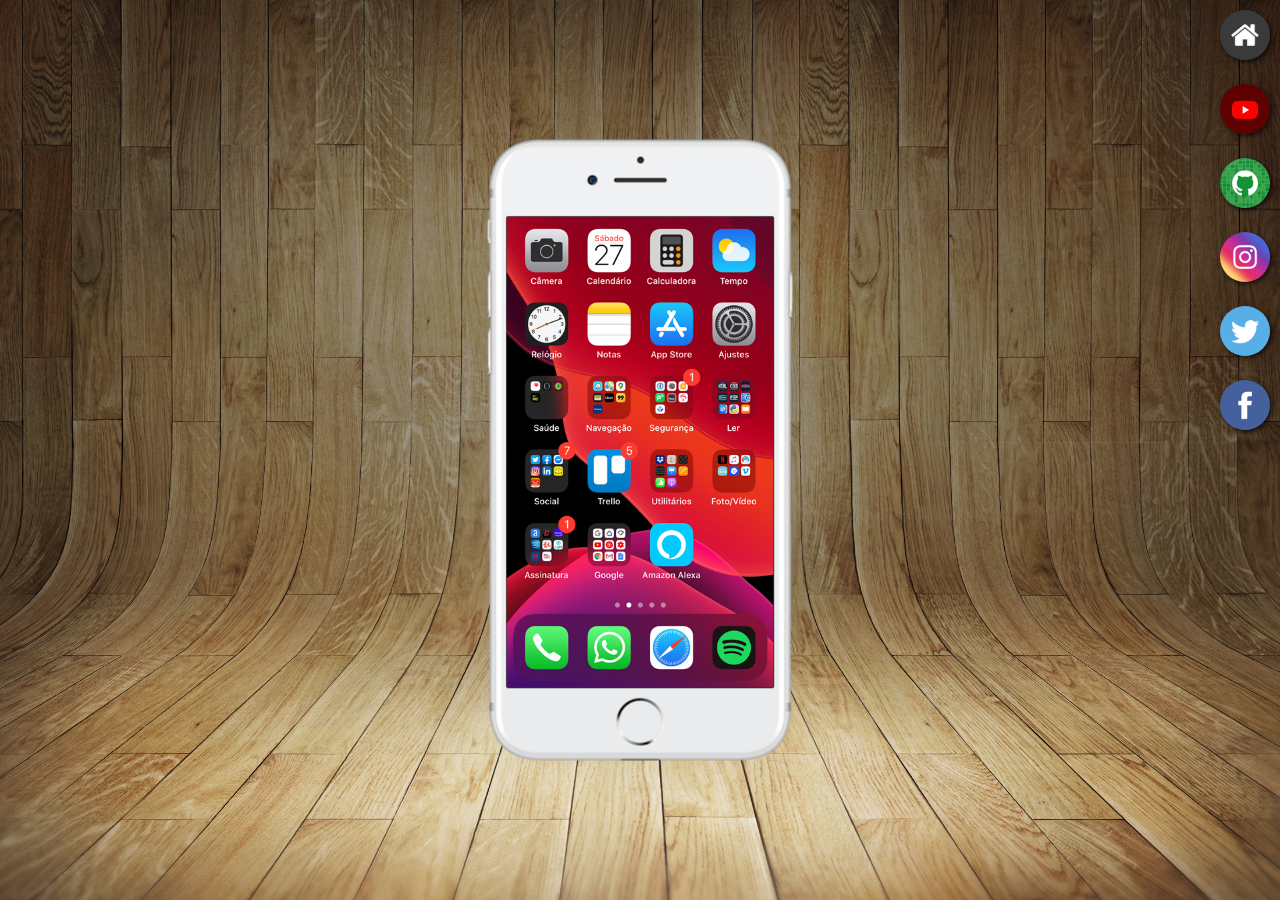
<file: index.html>
<!DOCTYPE html>
<html lang="pt-br">
<head>
    <meta charset="UTF-8">
    <meta name="viewport" content="width=device-width, initial-scale=1.0">
    <title>Projeto Redes Socias</title>
    <link rel="shortcut icon" href="favicon.ico" type="image/x-icon">
    <link rel="stylesheet" href="estilos/style.css">
</head>
<body>
    <main>
        <section id="telefone">
            <iframe src="home.html" name="tela" id="tela" frameborder="0"></iframe>

        </section>
        <section id="Redes-Sociais">
            <a href="home.html" target="tela"><img src="imagens/logo-home.jpg" alt="home"></a><br>
            <a href="youtube.html" target="tela"><img src="imagens/logo-youtube.jpg" alt="youtube"></a><br>
            <a href="github.html" target="tela"><img src="imagens/logo-github.jpg" alt="github"></a><br>
            <a href="instagram.html" target="tela"><img src="imagens/logo-instagram.jpg" alt="instagram"></a><br>
            <a href="twitter.html" target="tela"><img src="imagens/logo-twitter.jpg" alt="twitter"></a><br>
            <a href="facebook.html" target="tela"><img src="imagens/logo-facebook.jpg" alt="facebook"></a>
        </section>
    </main>
</body>
</html>
</file>
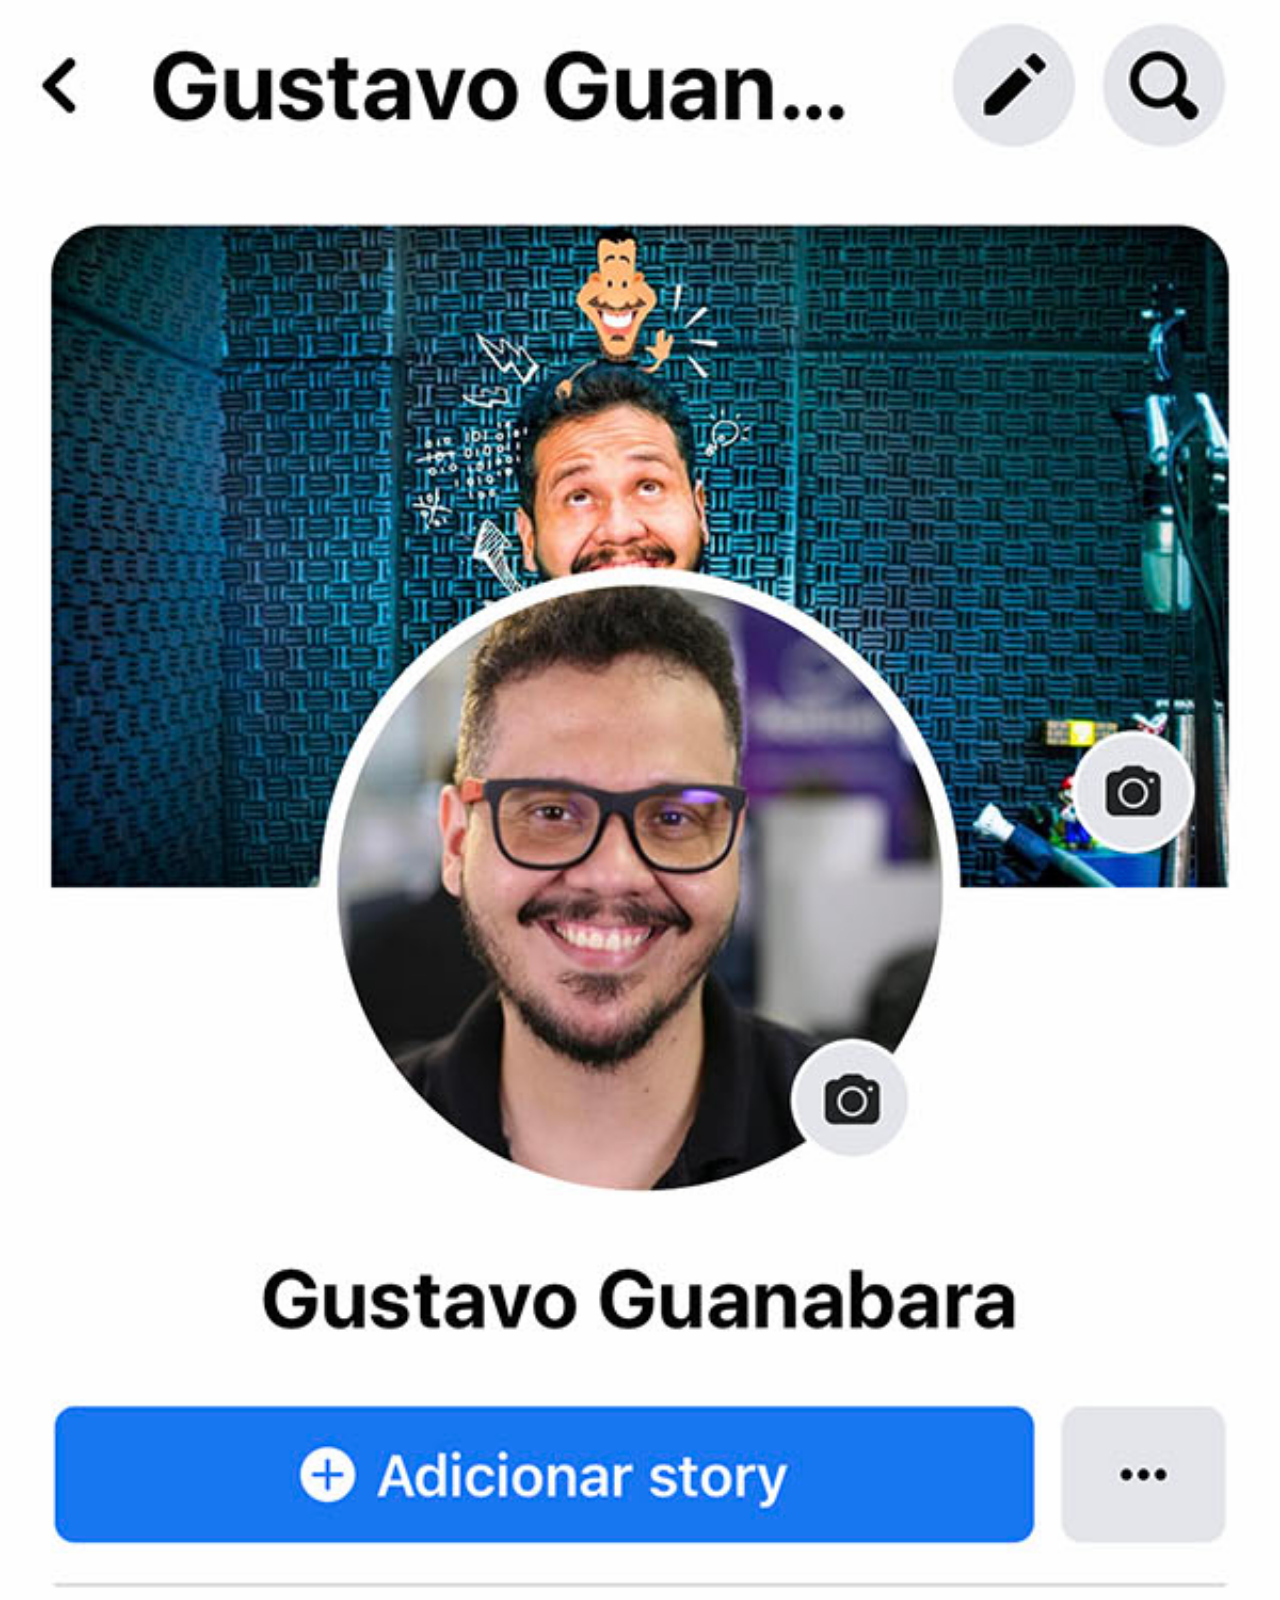
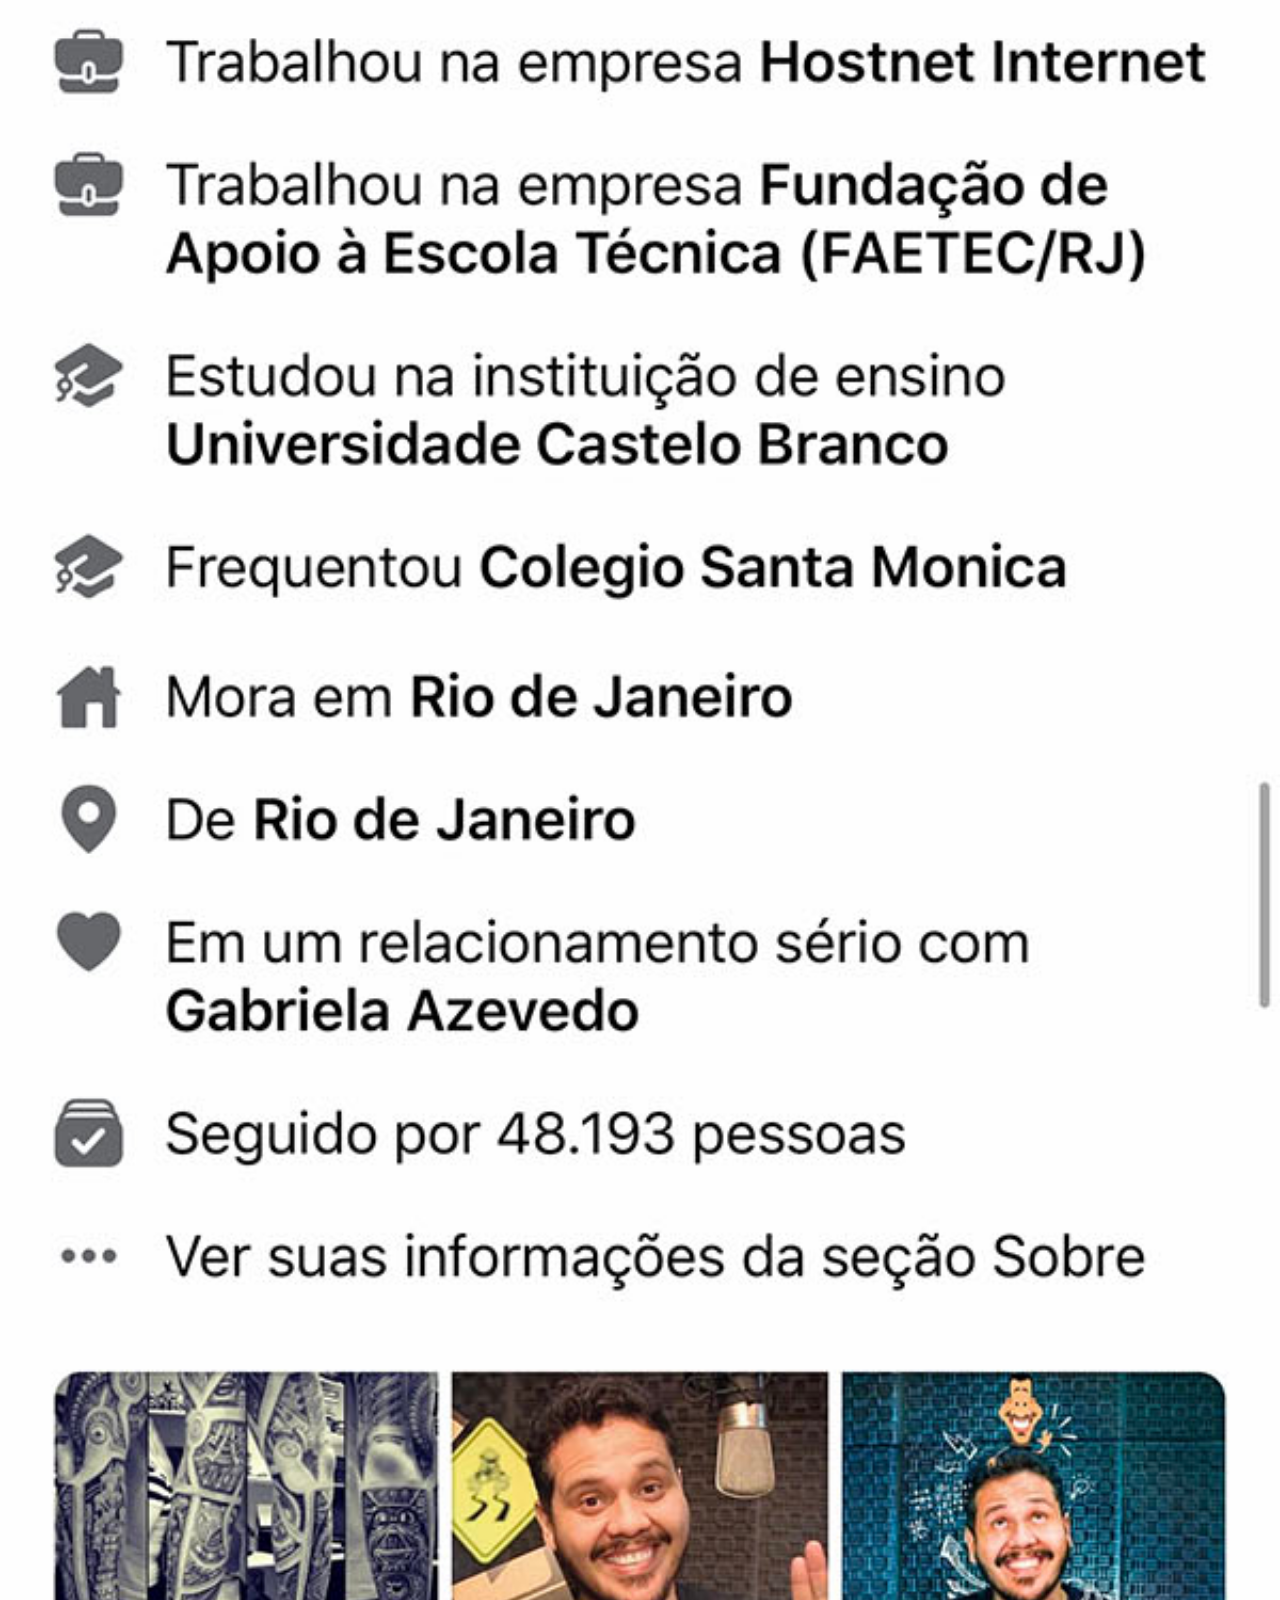
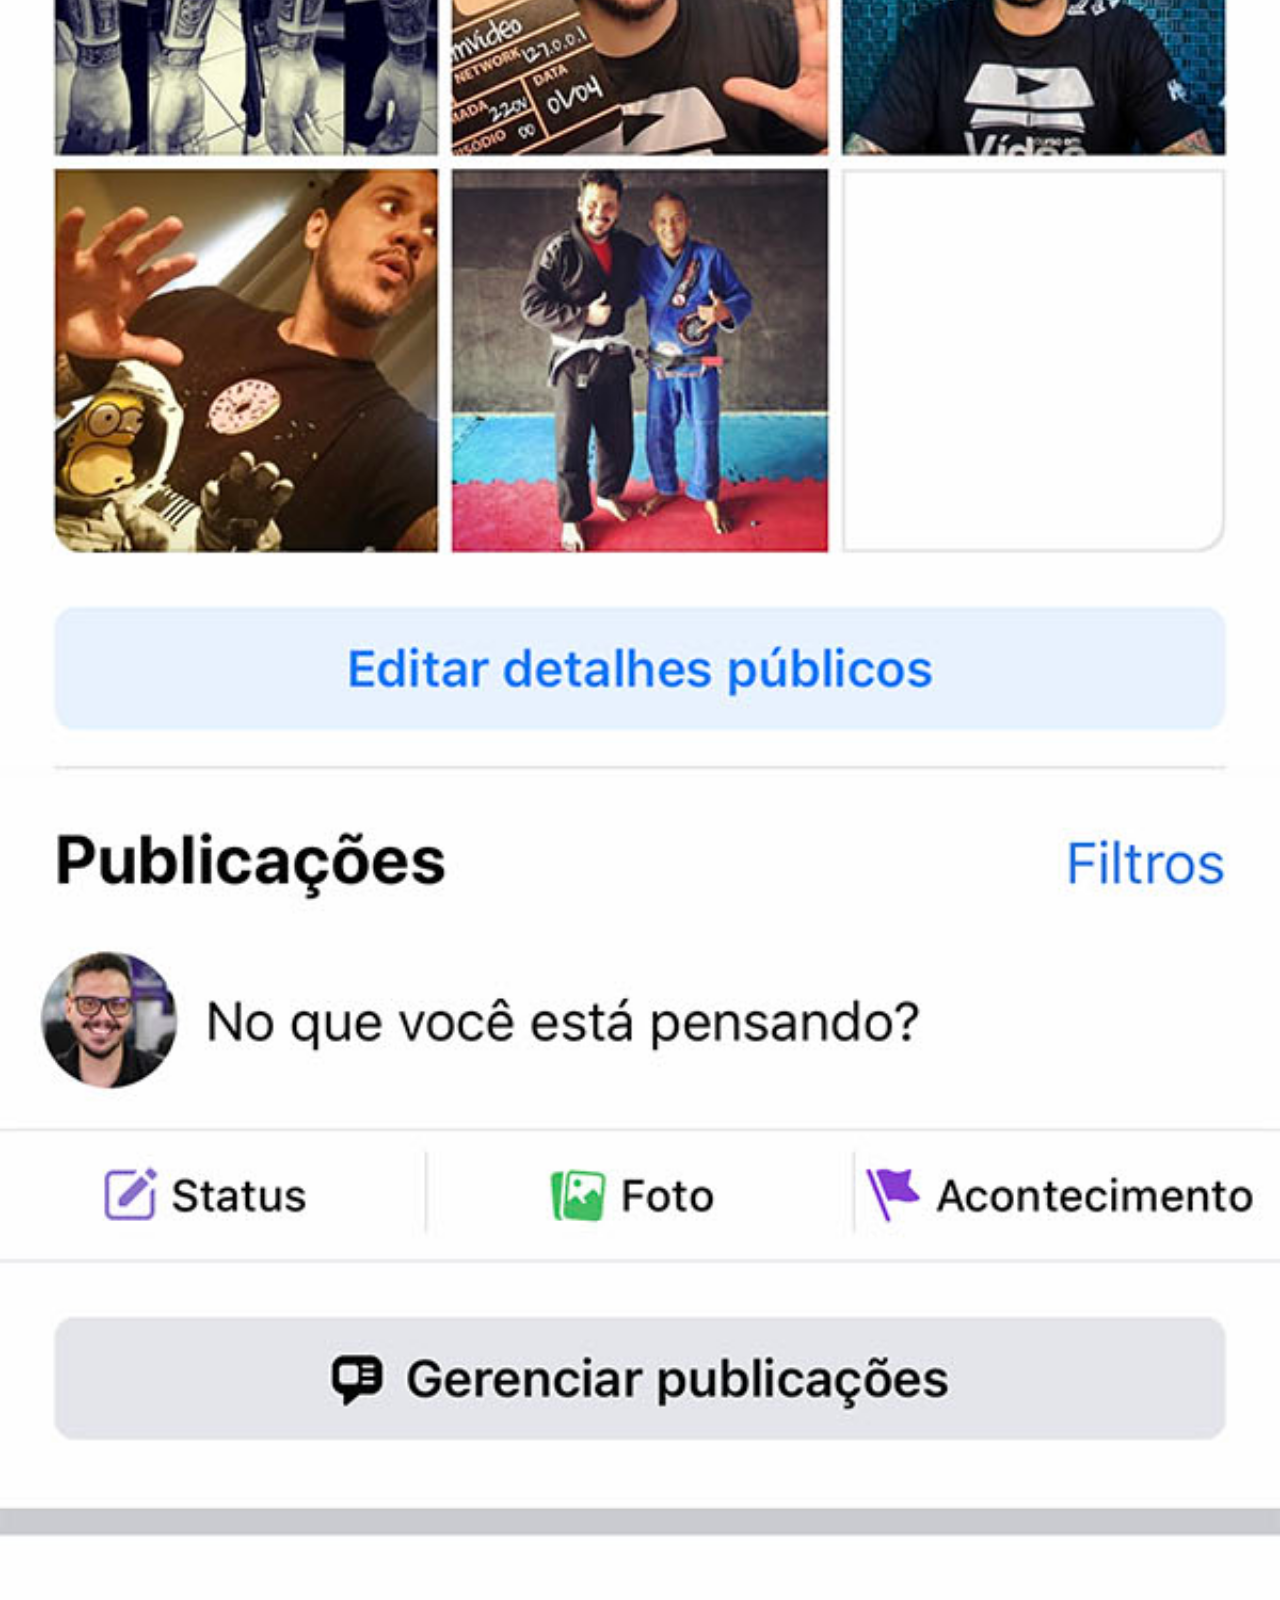
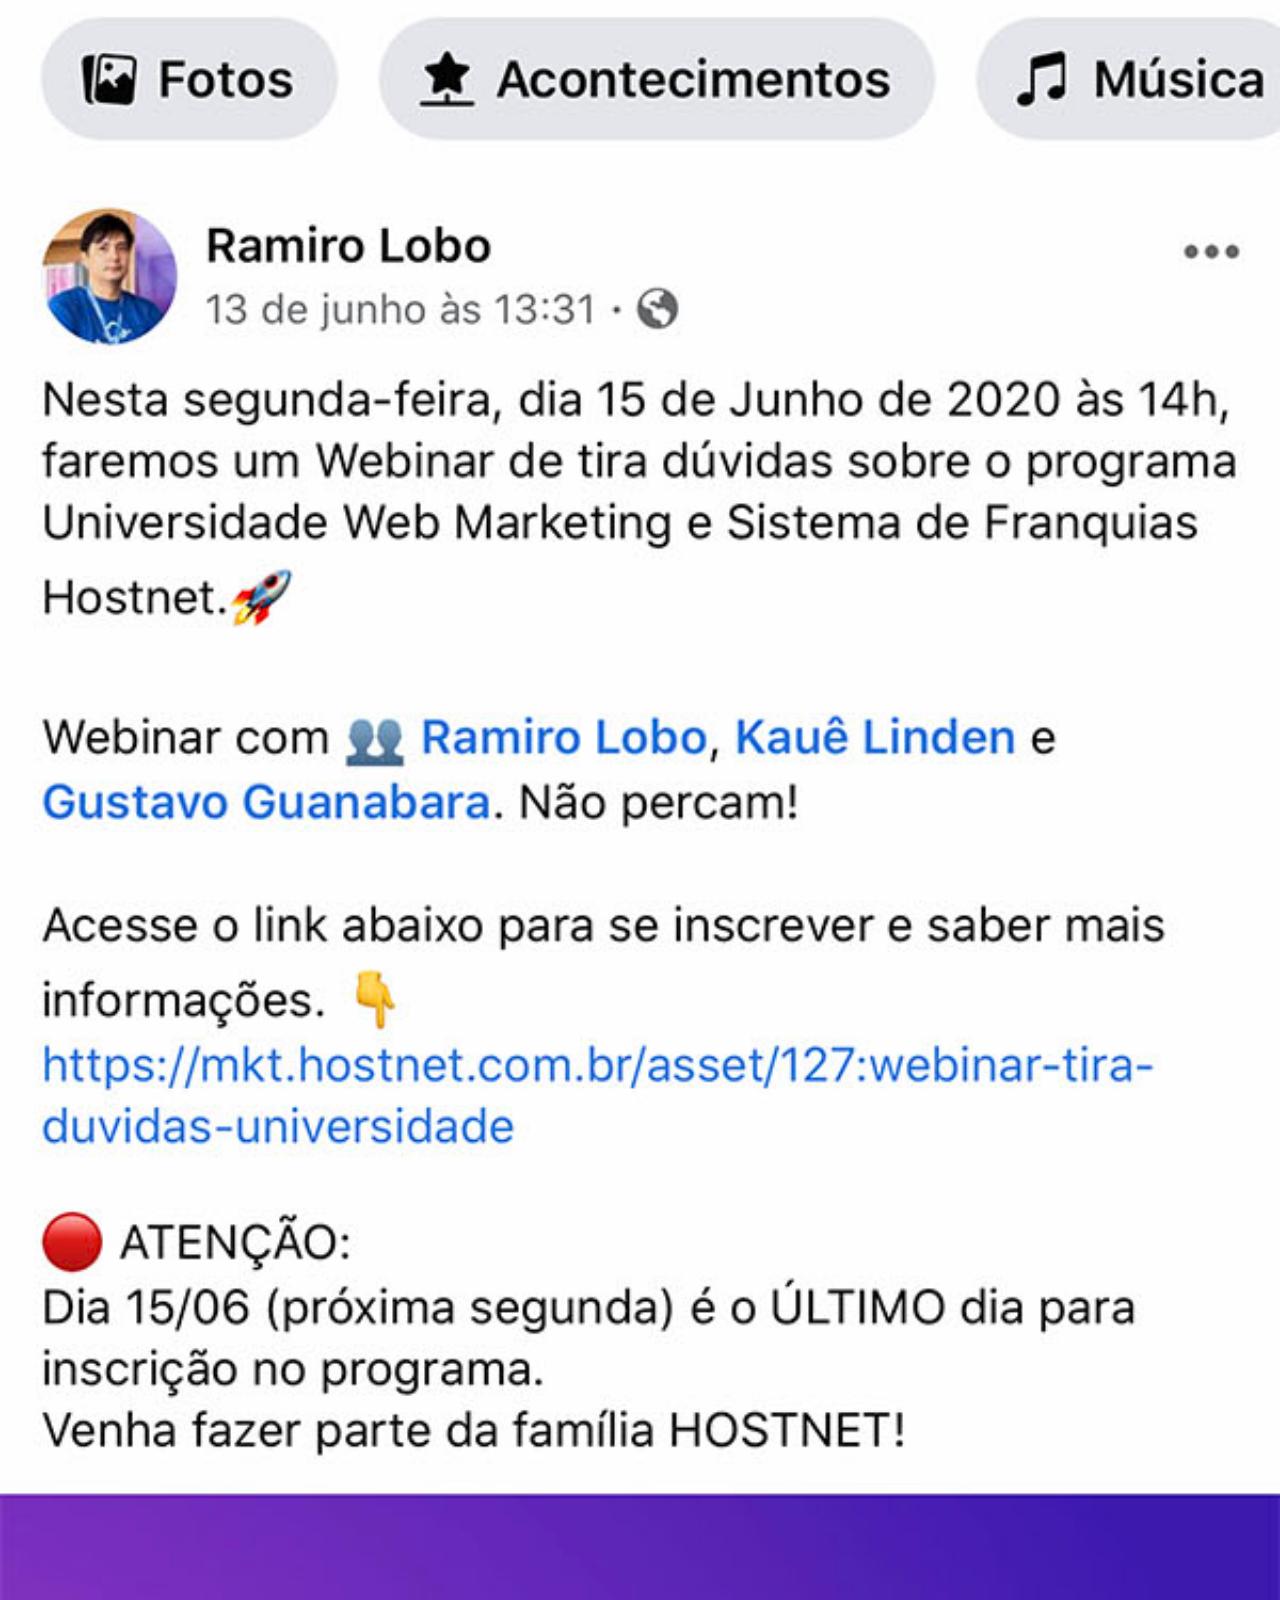
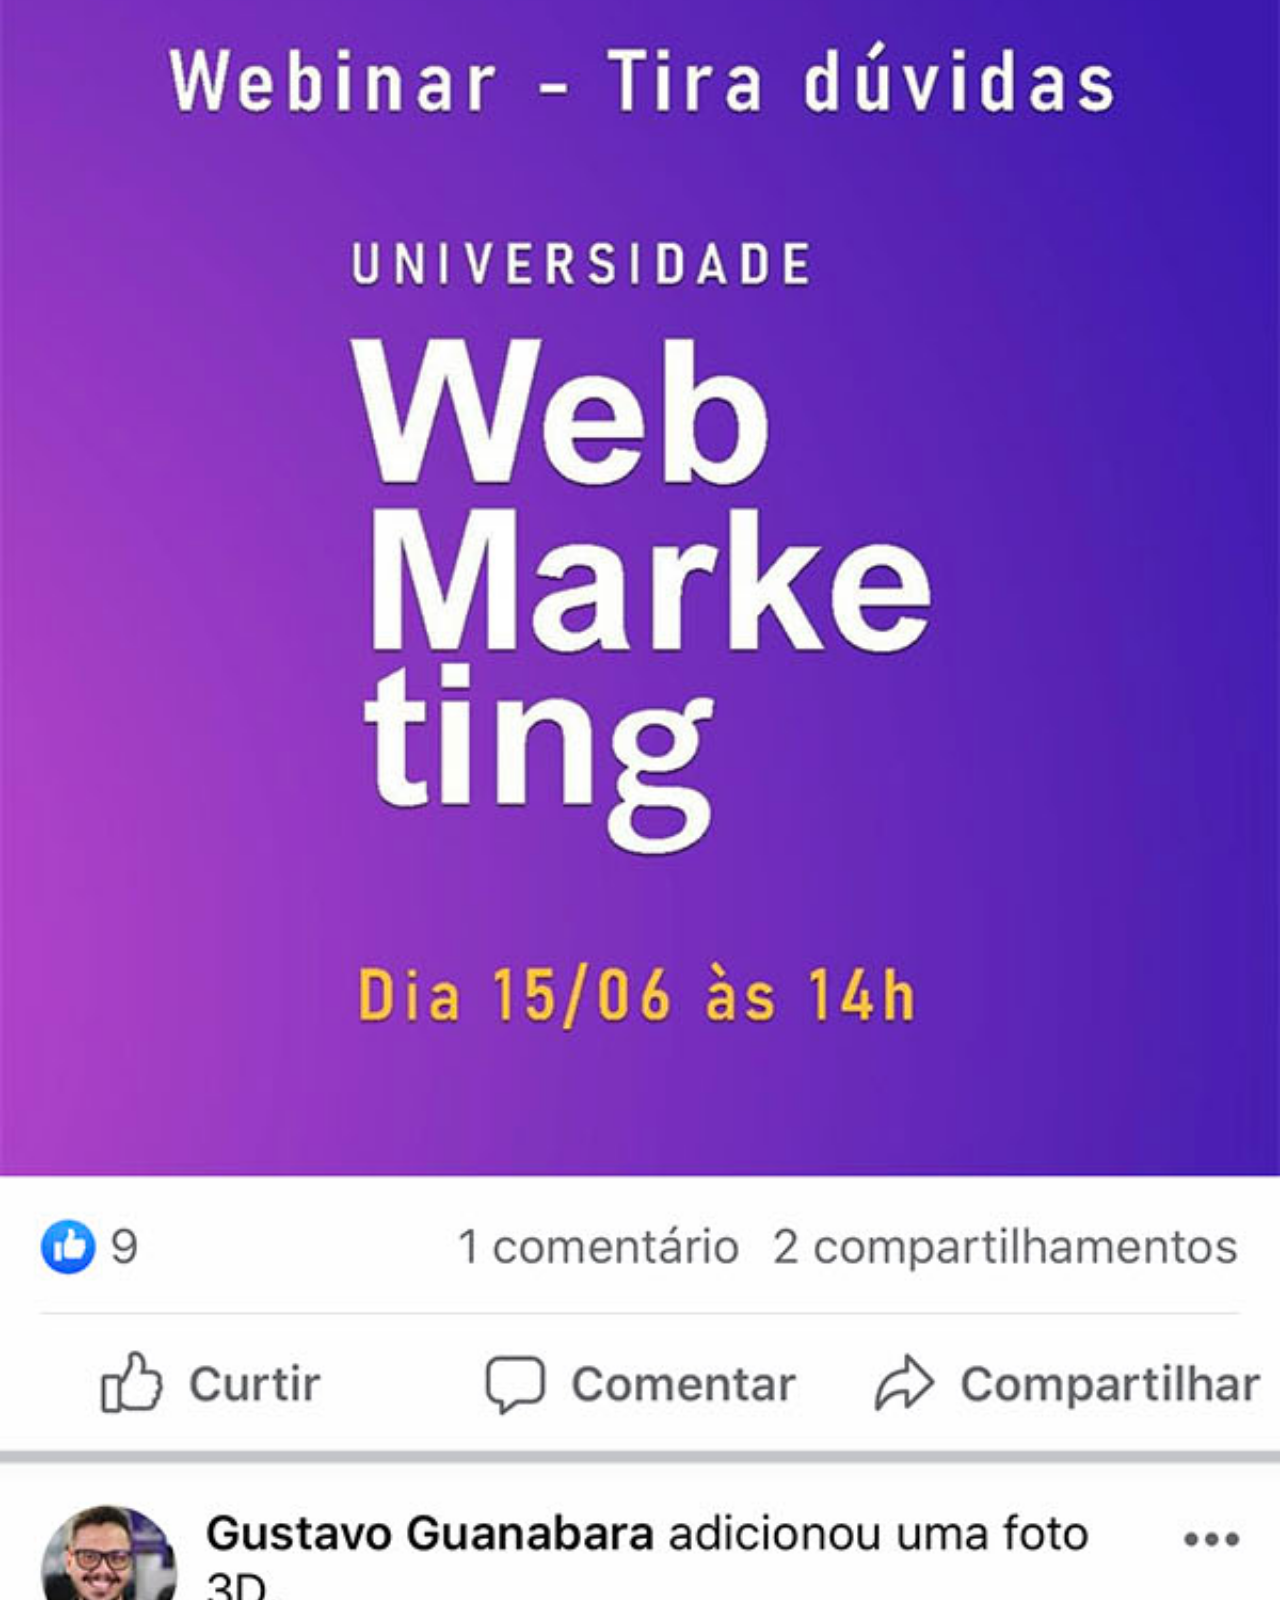
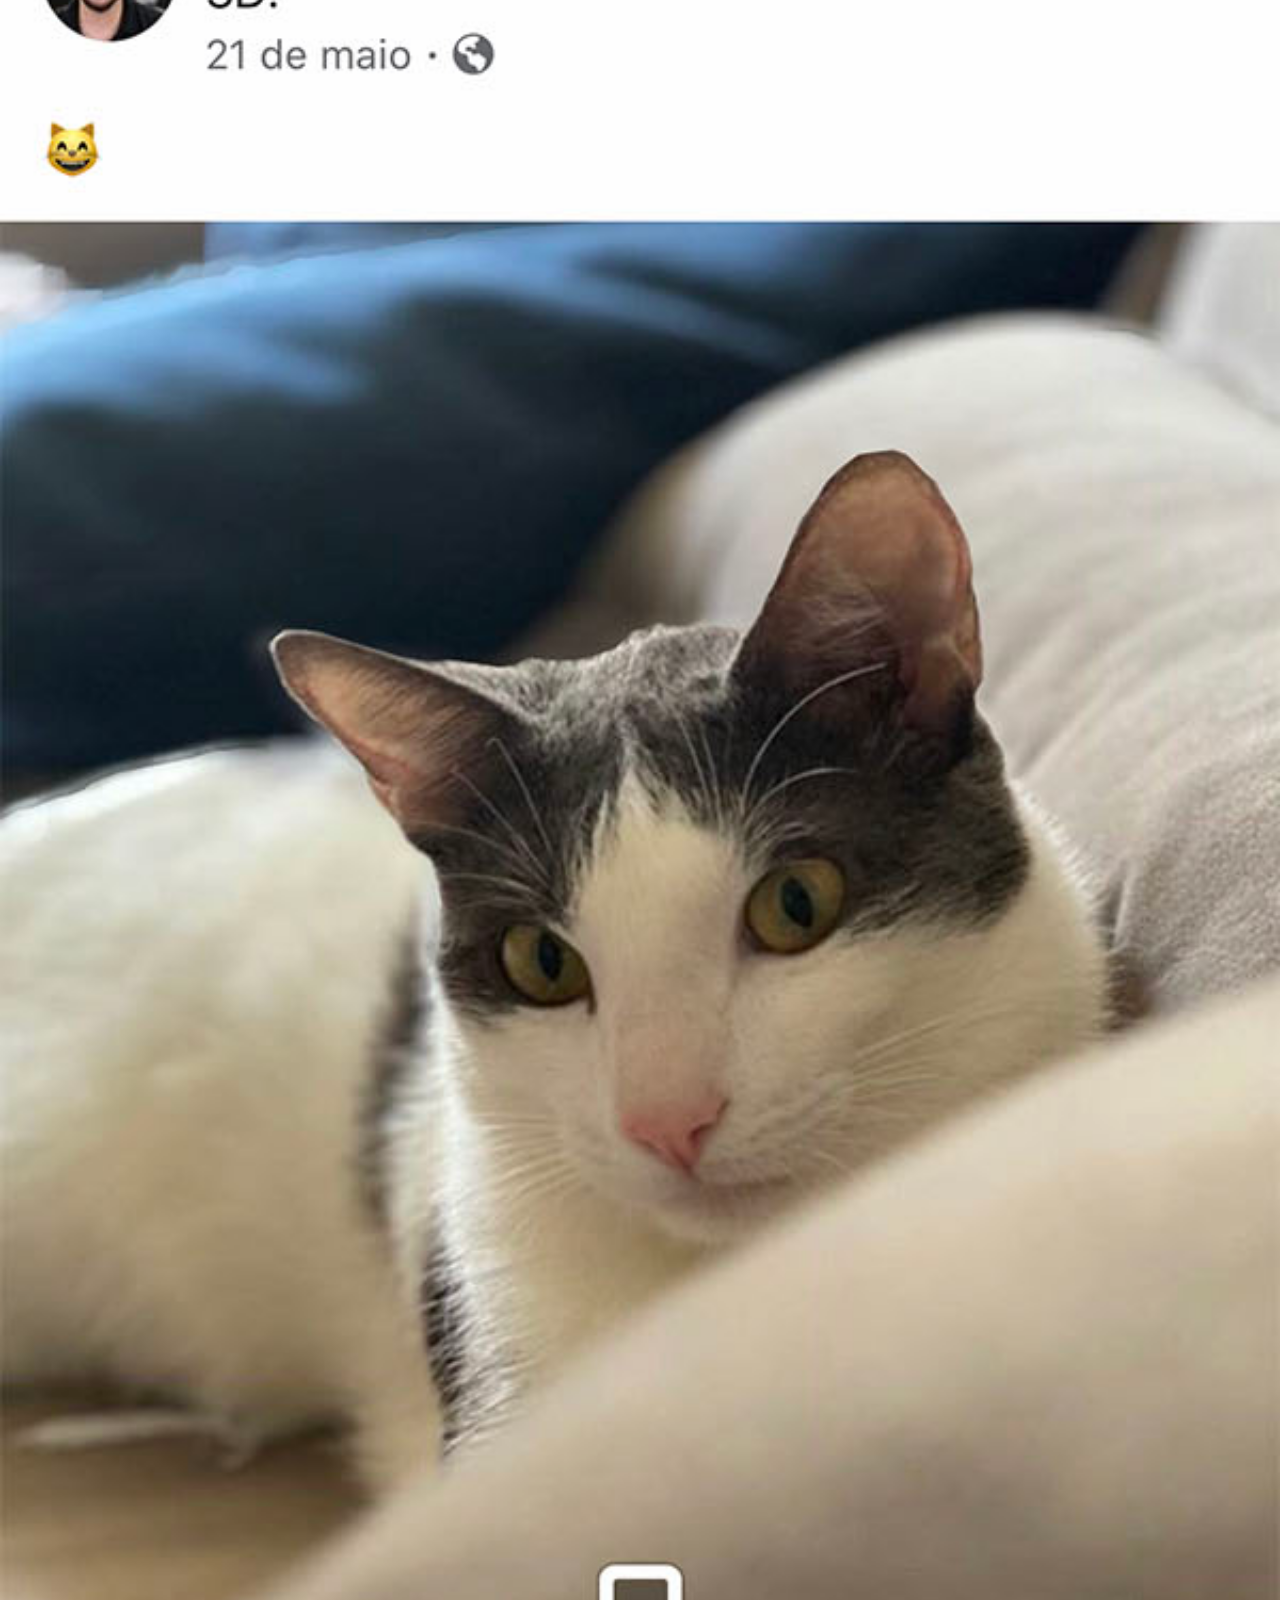
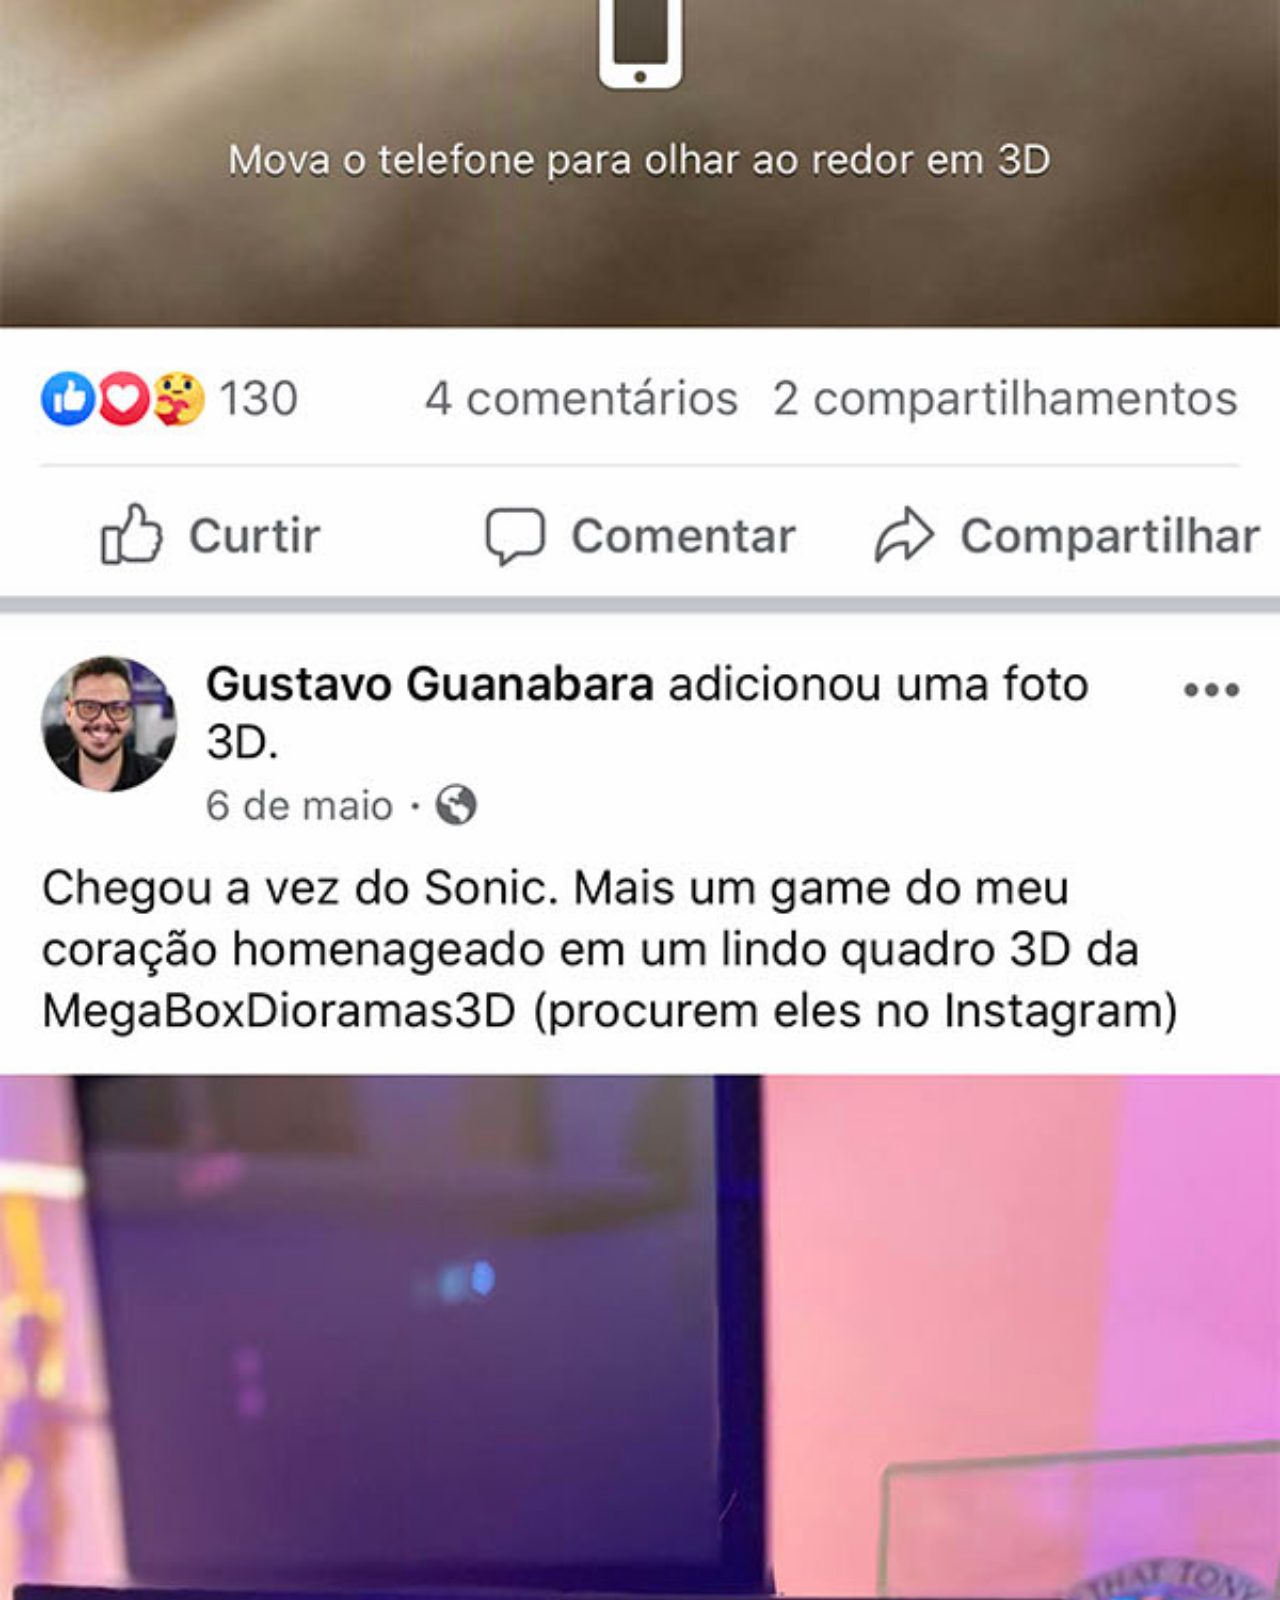
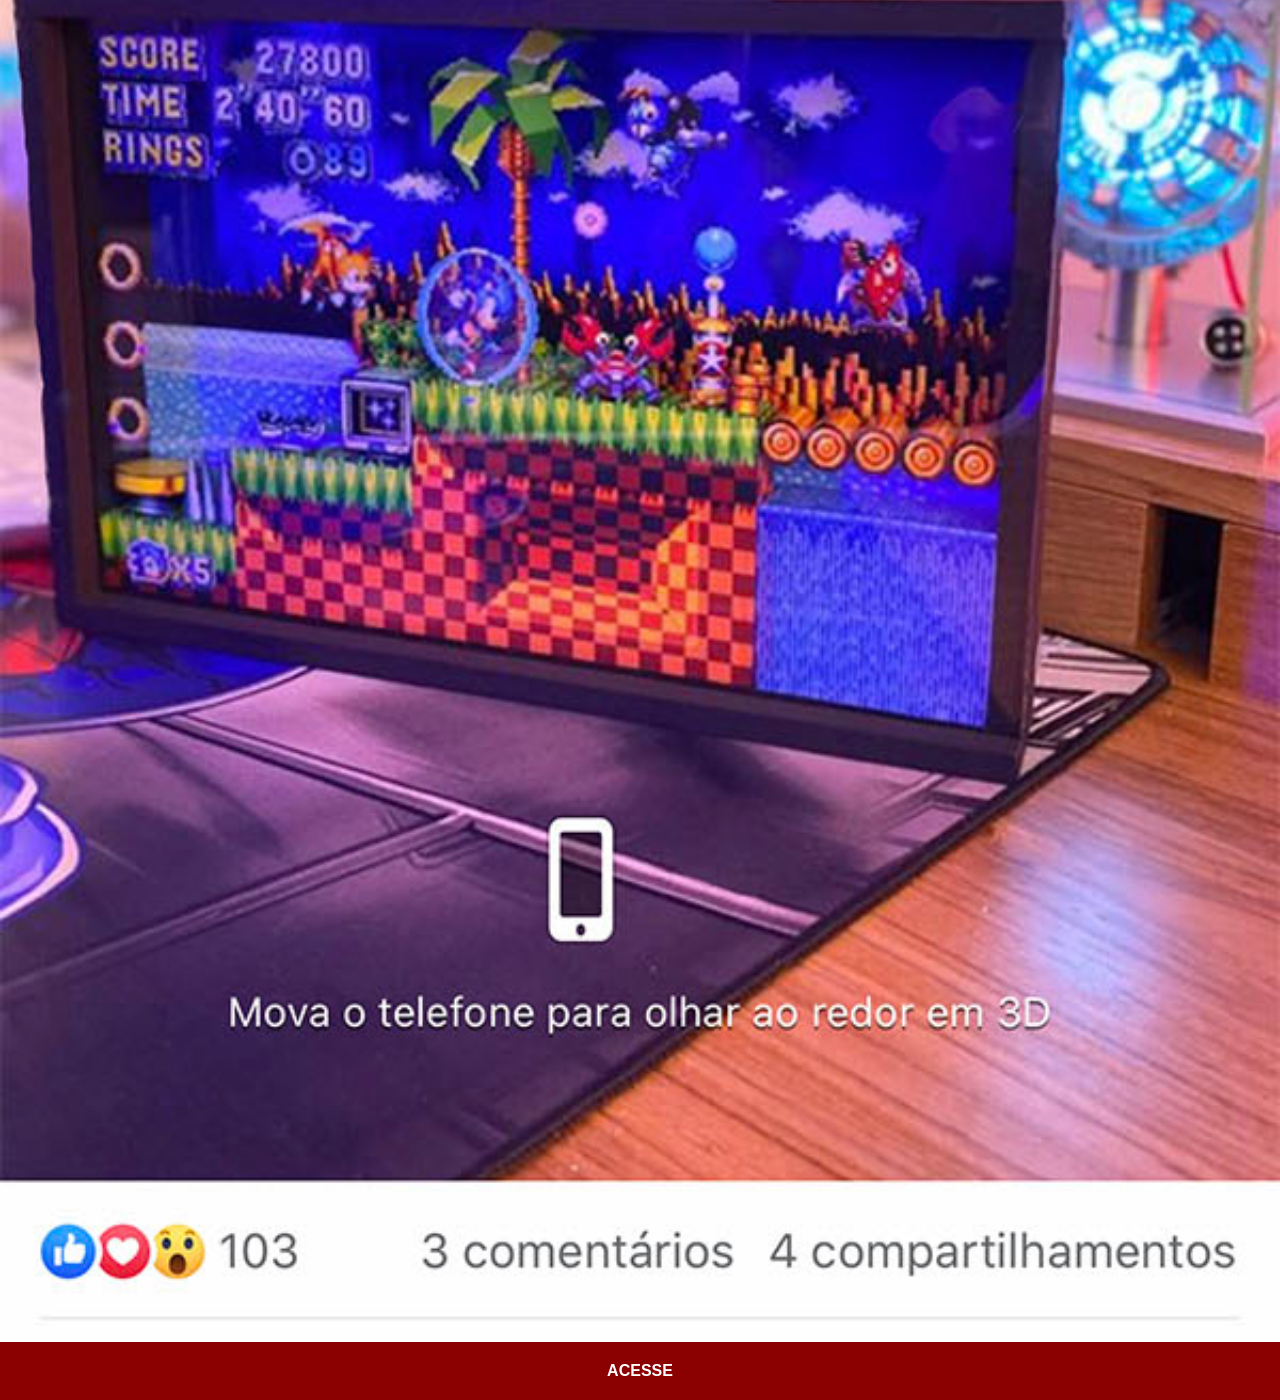
<file: facebook.html>
<!DOCTYPE html>
<html lang="pt-br">
<head>
    <meta charset="UTF-8">
    <meta name="viewport" content="width=device-width, initial-scale=1.0">
    <title>facebook</title>
    <style>
        * {
            margin: 0px;
            padding: 0px;
            font-family: Arial, Helvetica, sans-serif;
        }
        ::-webkit-scrollbar {
            width: 0px;
            height: 0px;
        }
        img {
            width: 100vw;
        }
        a {
            display: block;
            background-color: darkred;
            color:white;
            padding: 20px;
            text-align: center;
            font-weight: bolder;
            text-decoration: none;
        }
    </style>
</head>
<body>
    <img src="imagens/tela-facebook.jpg" alt="facebook">
    <a href="https://www.facebook.com/gustavoguanabara/?locale=pt_BR" target="_blank">ACESSE</a>
</body>
</html>
</file>
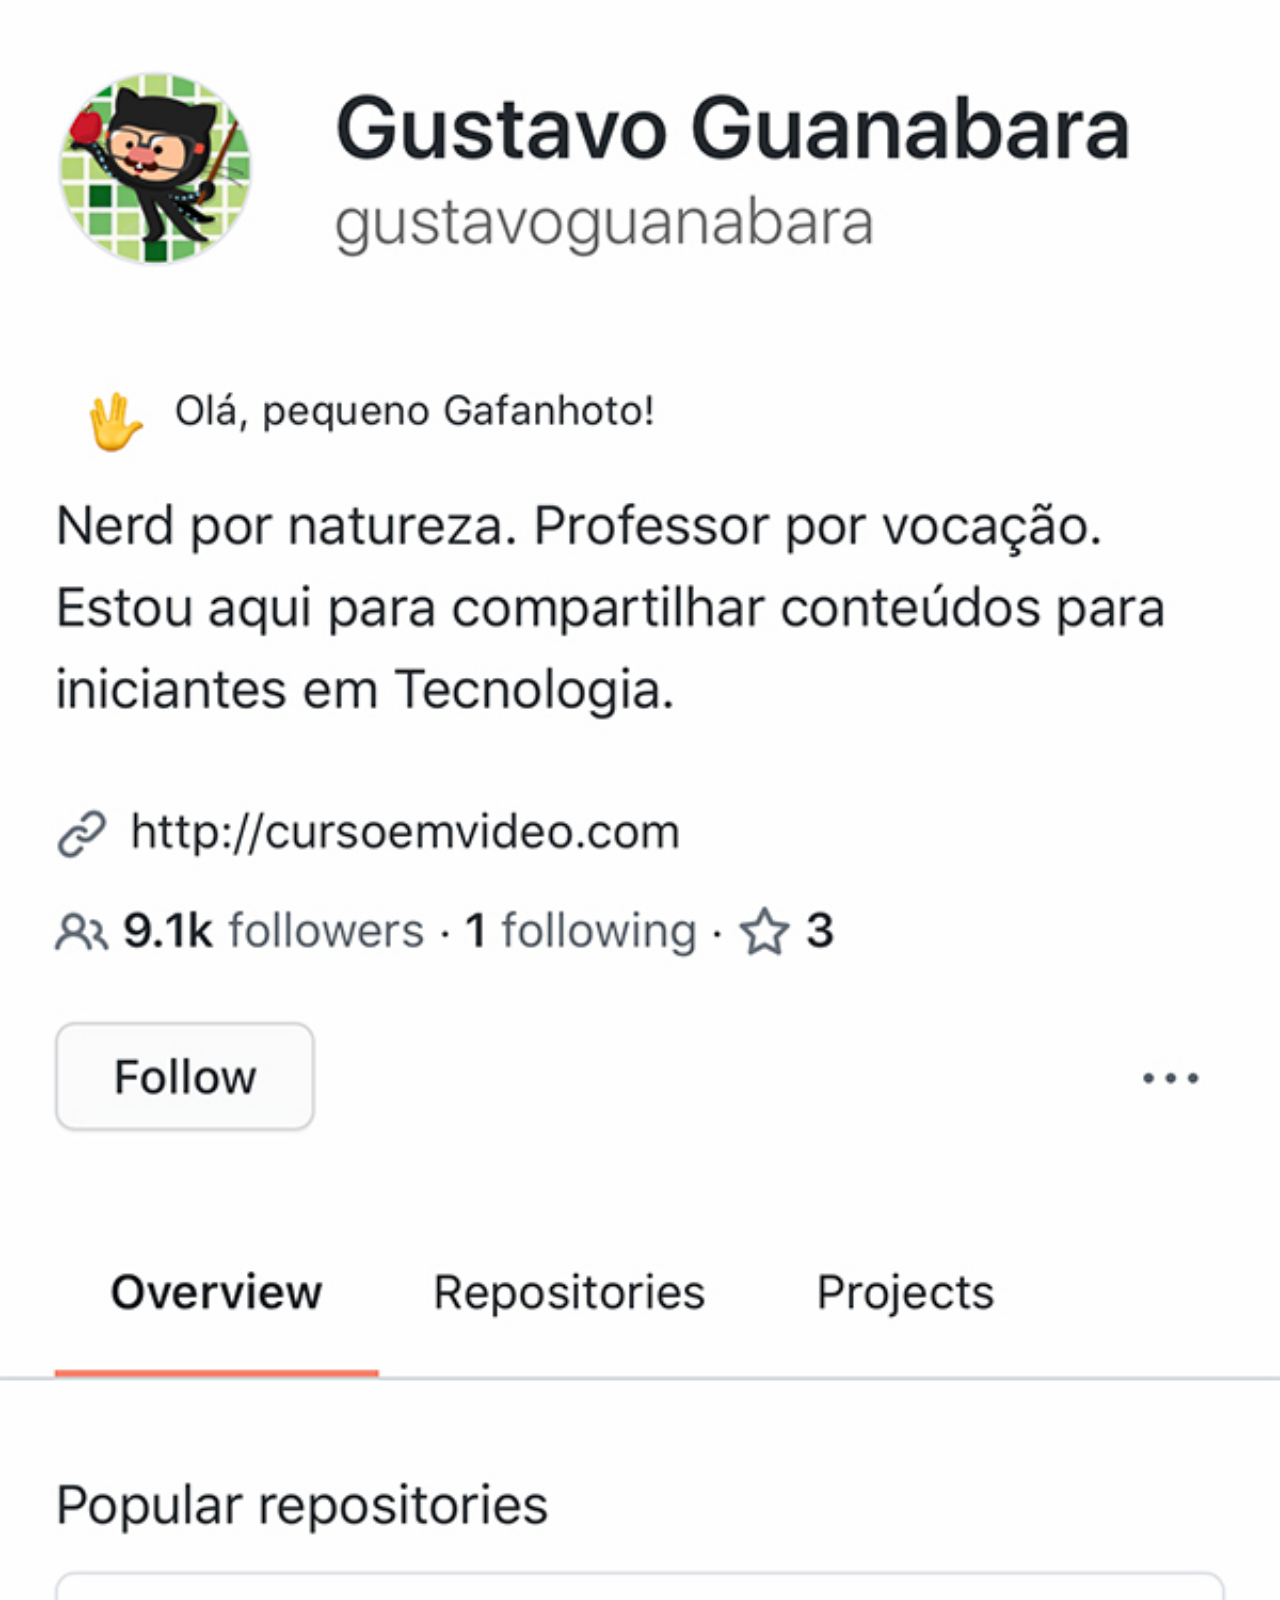
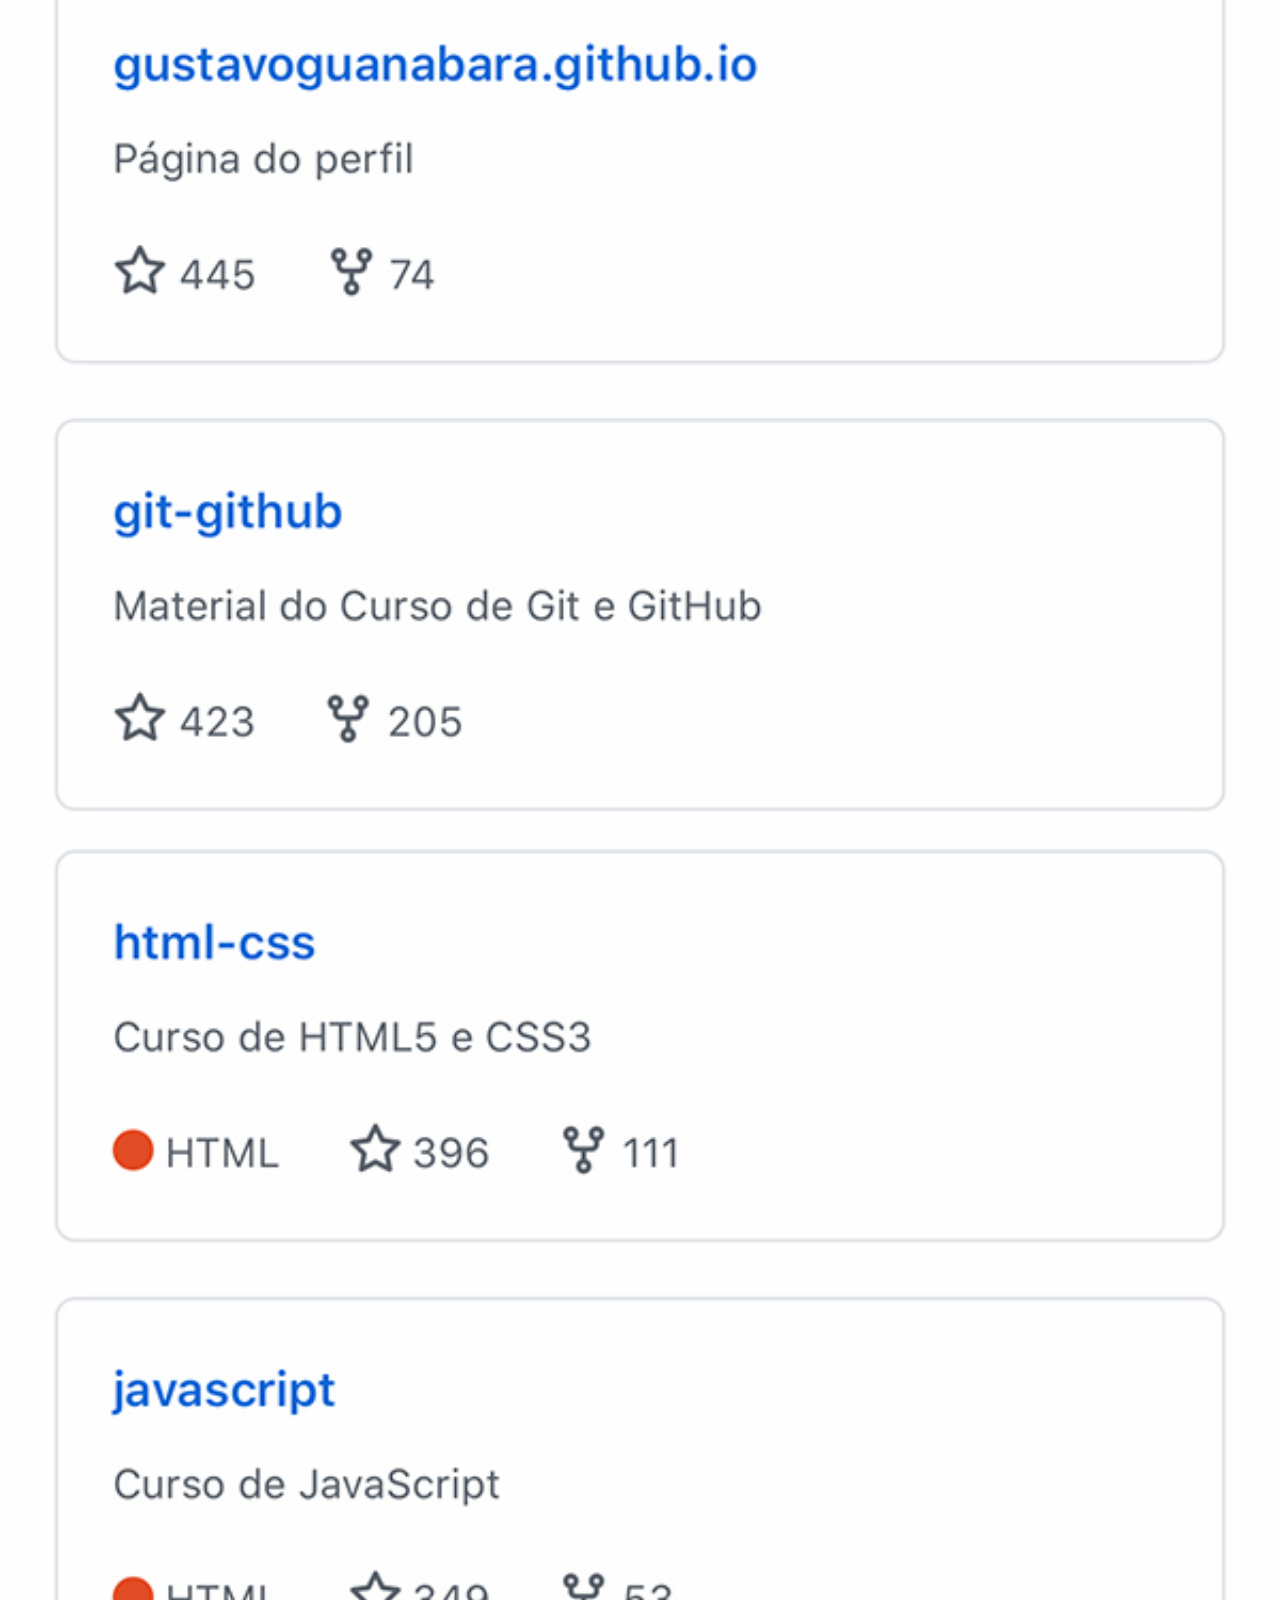
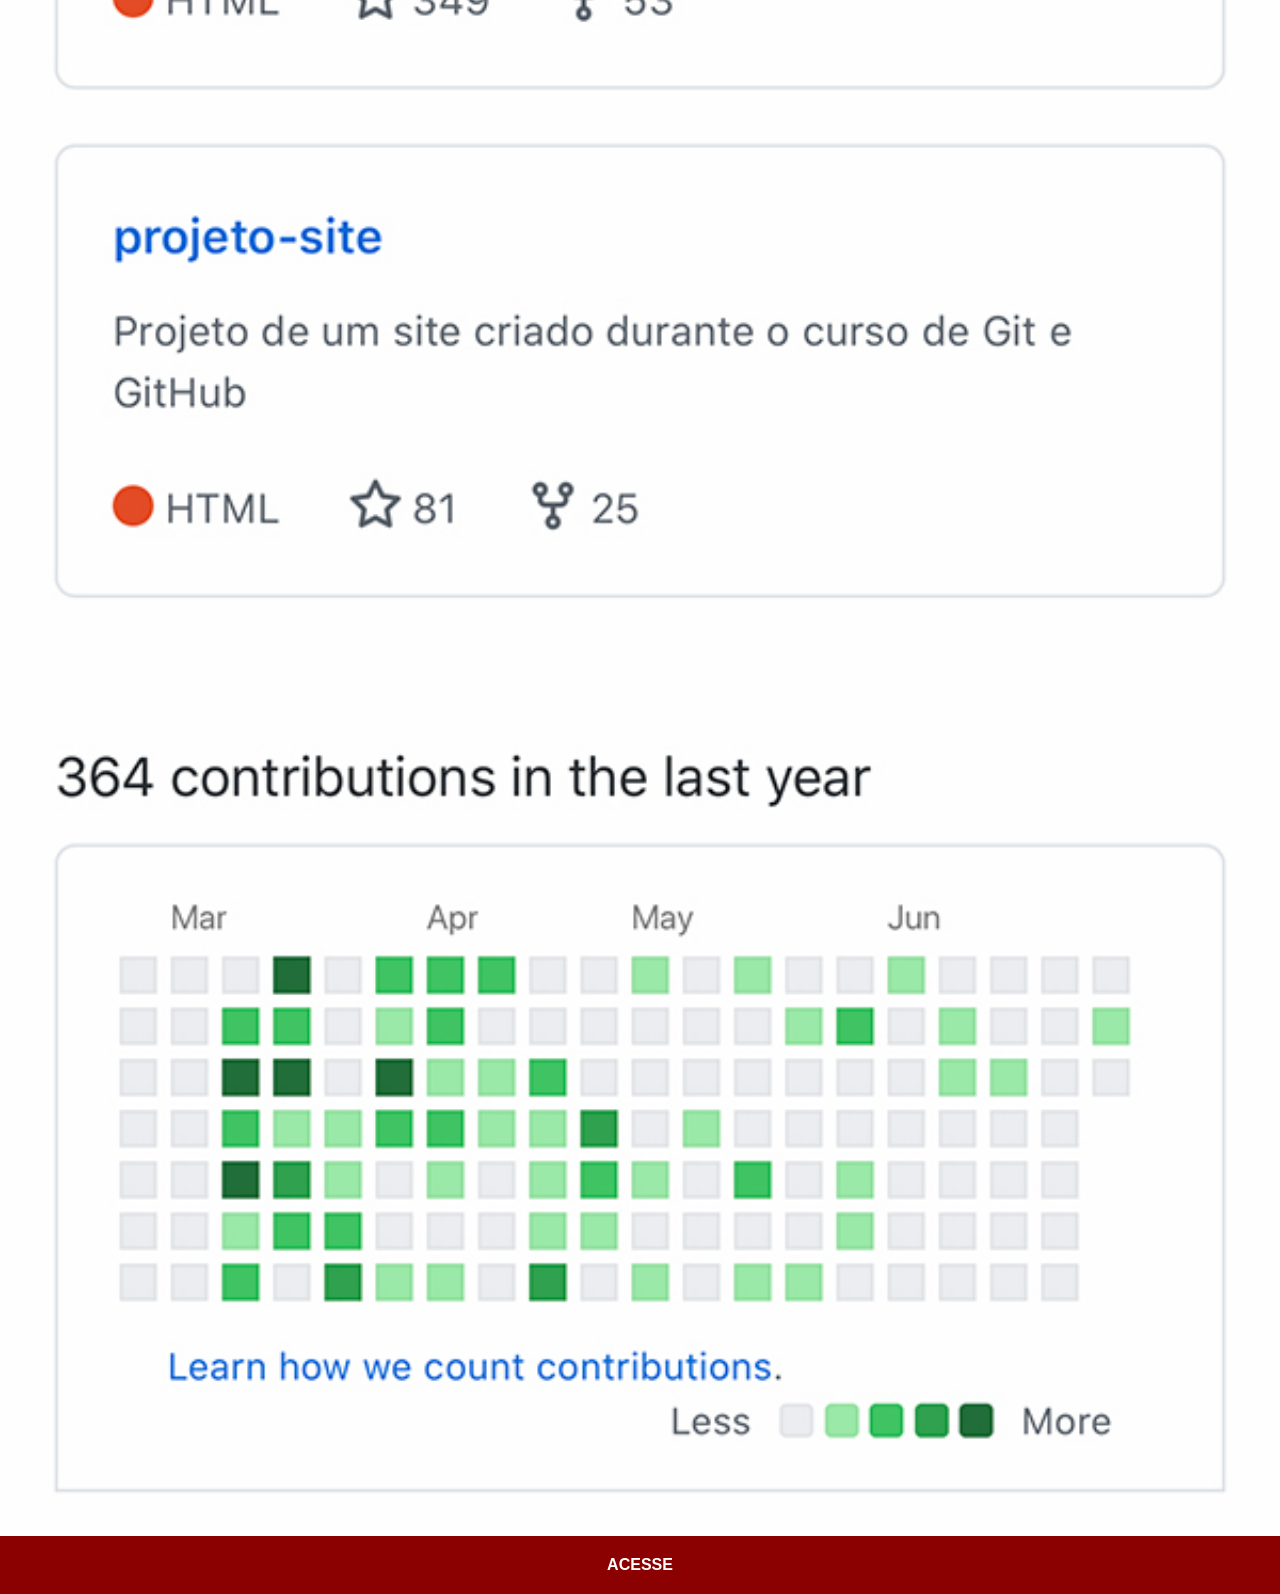
<file: github.html>
<!DOCTYPE html>
<html lang="pt-br">
<head>
    <meta charset="UTF-8">
    <meta name="viewport" content="width=device-width, initial-scale=1.0">
    <title>github</title>
    <style>
        * {
            margin: 0px;
            padding: 0px;
            font-family: Arial, Helvetica, sans-serif;
        }
        ::-webkit-scrollbar {
            width: 0px;
            height: 0px;
        }
        img {
            width: 100vw;
        }
        a {
            display: block;
            background-color: darkred;
            color:white;
            padding: 20px;
            text-align: center;
            font-weight: bolder;
            text-decoration: none;
        }
    </style>
</head>
<body>
    <img src="imagens/tela-github.jpg" alt="github">
    <a href="https://github.com/gustavoguanabara/html-css" target="_blank">ACESSE</a>
    
</body>
</html>
</file>
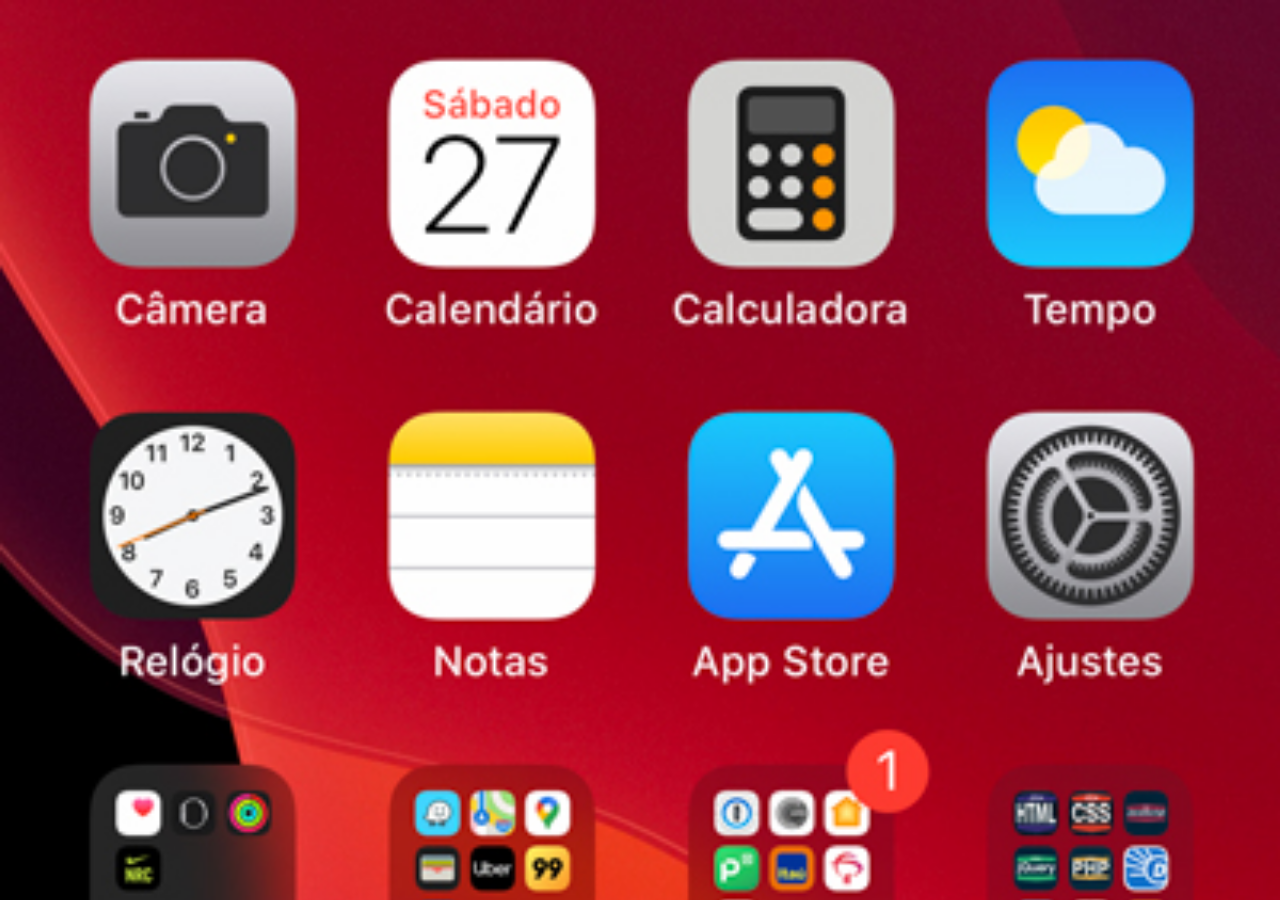
<file: home.html>
<!DOCTYPE html>
<html lang="en">
<head>
    <meta charset="UTF-8">
    <meta name="viewport" content="width=device-width, initial-scale=1.0">
    <title>home</title>
    <style>
        
        * {
            margin: 0px;
            padding: 0px;

        }  
        body {
            width: 100vw;
            height: 100vh;
            background: black url(imagens/tela-home.jpg)no-repeat top center;
            background-size: cover;
        }
    </style>
</head>
<body>
    
</body>
</html>
</file>
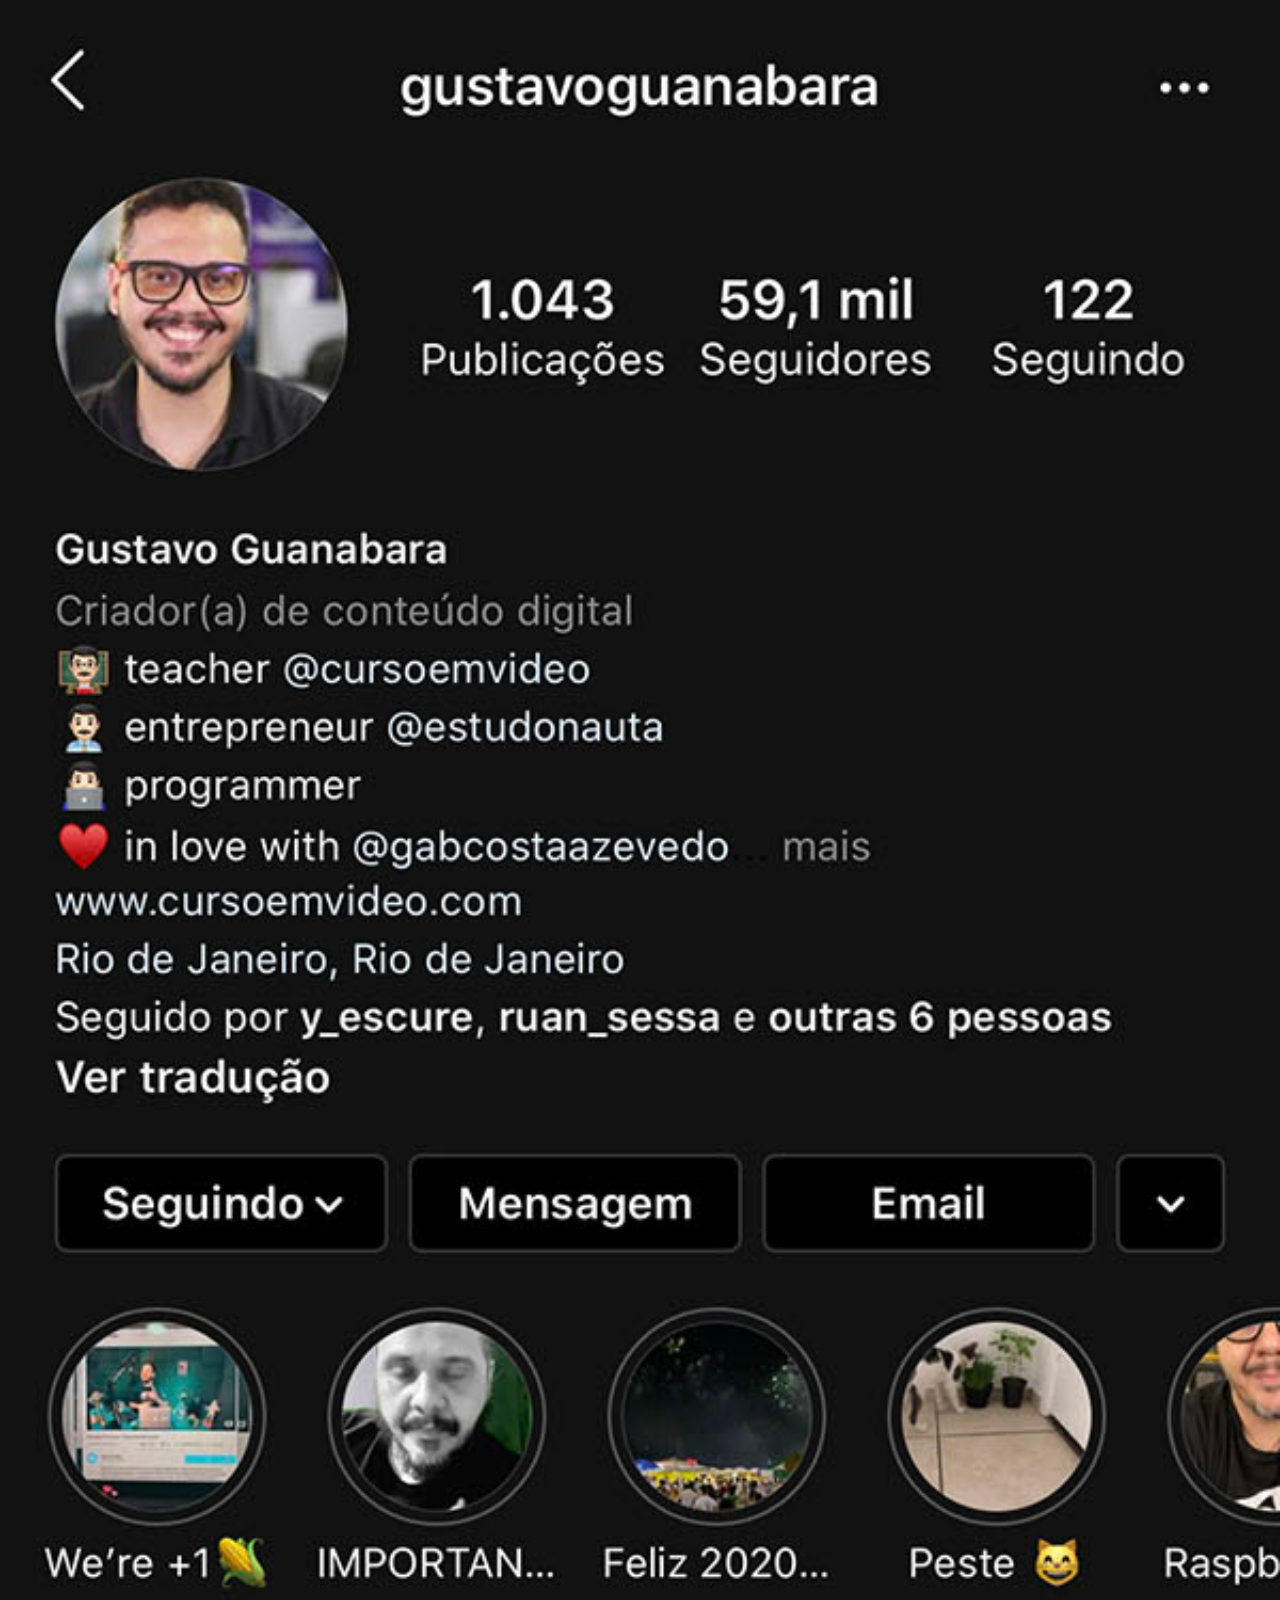
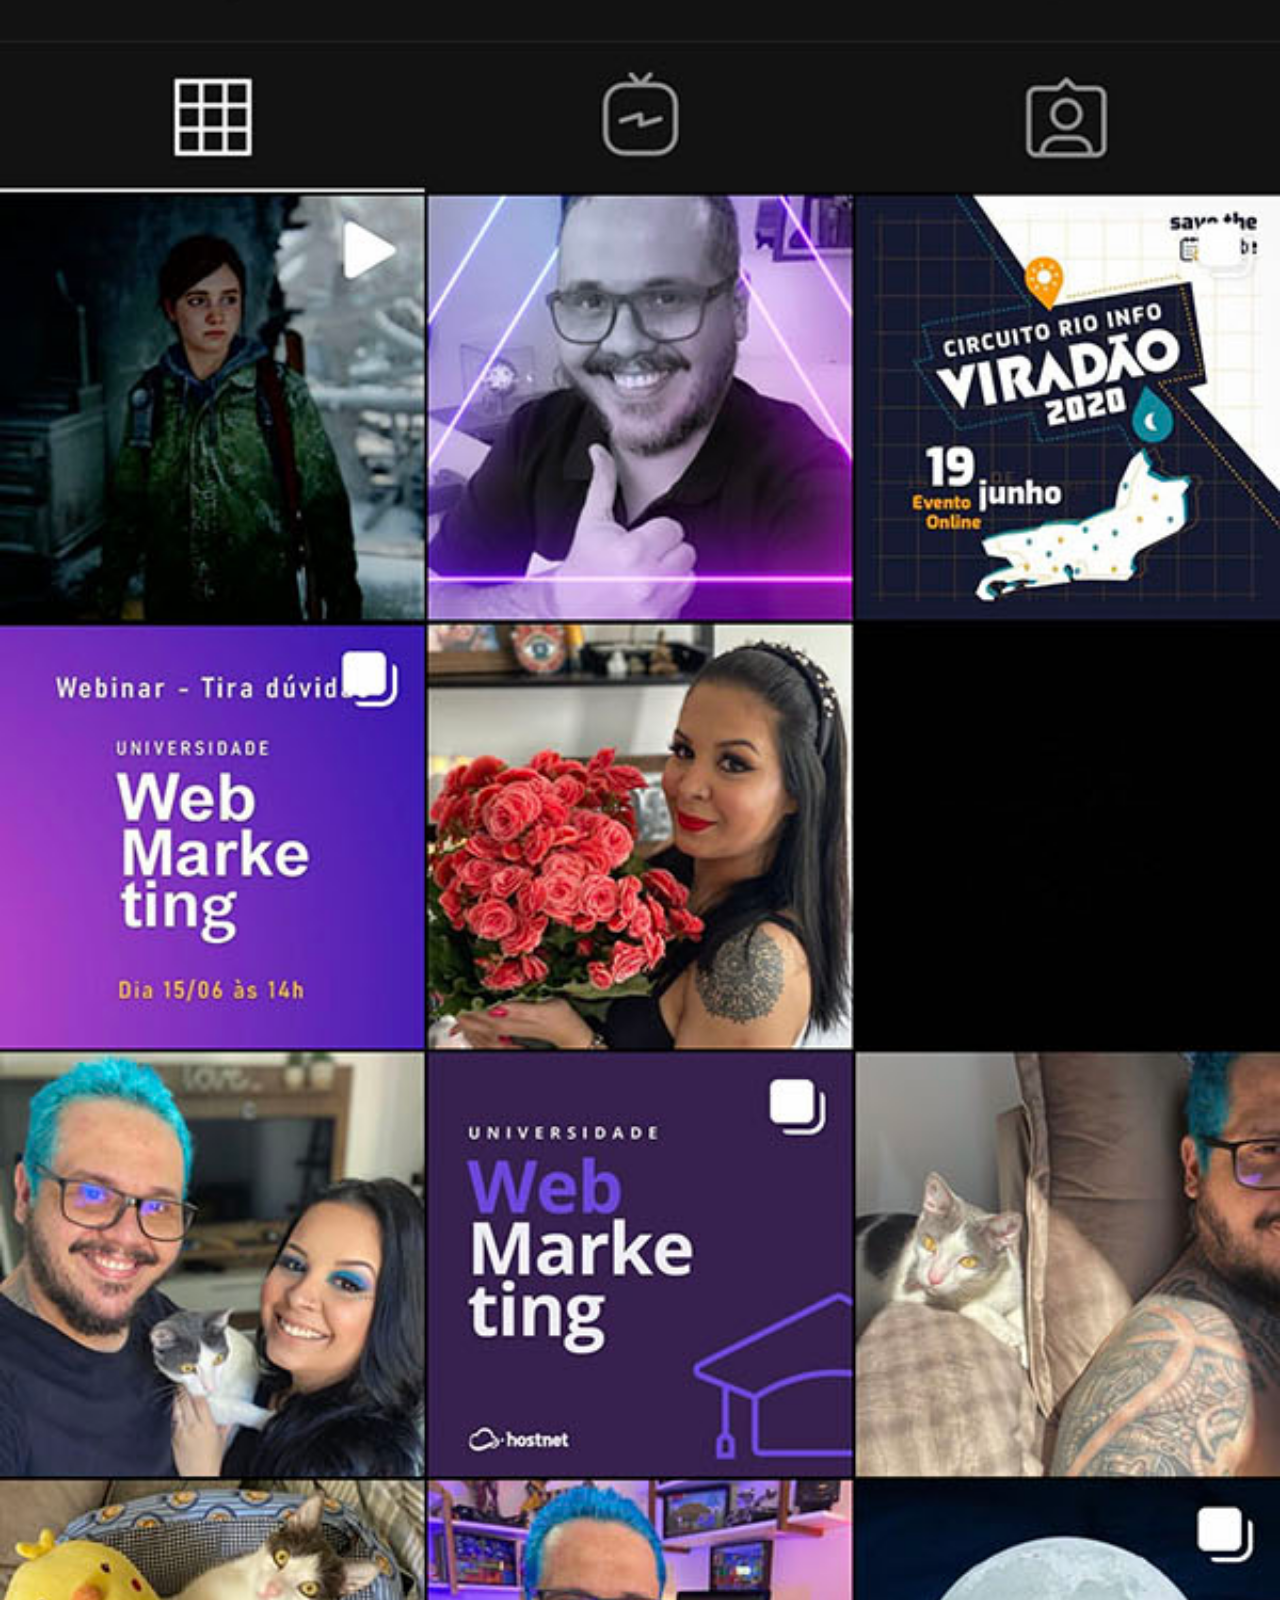
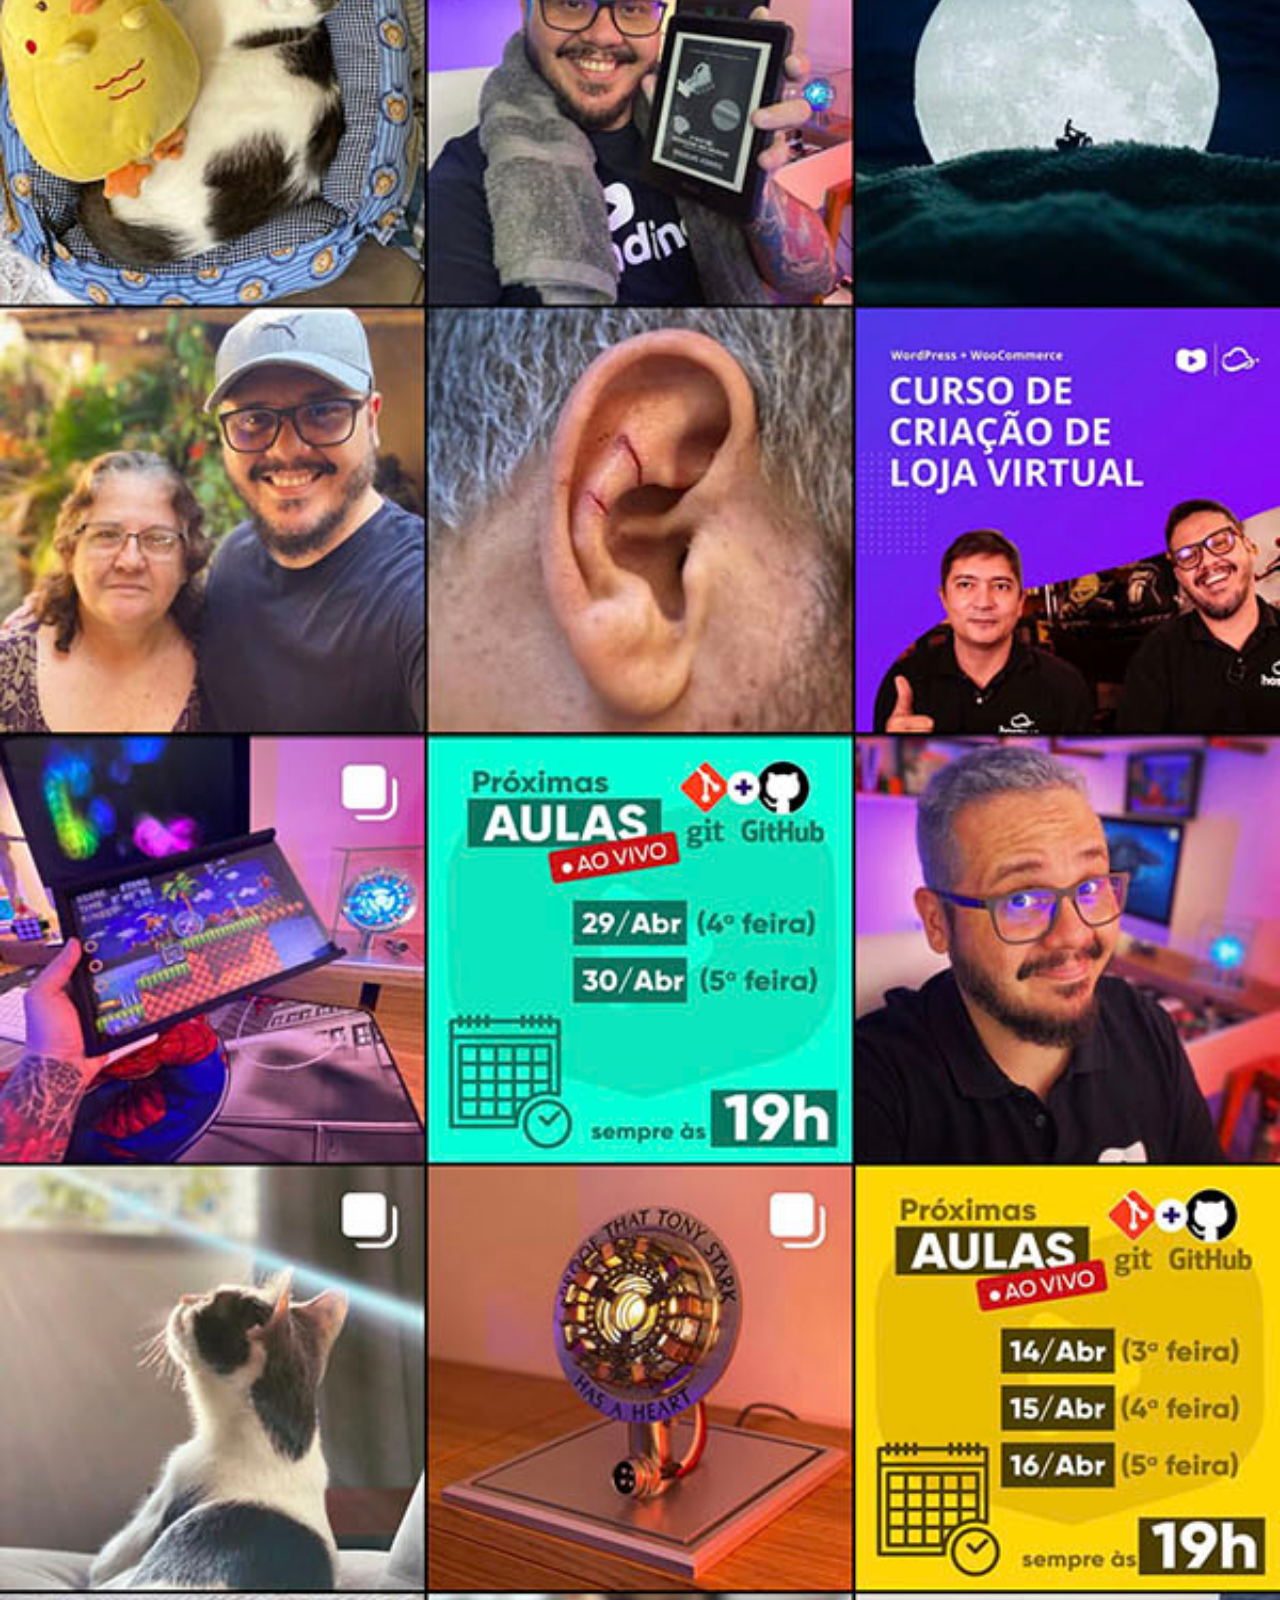
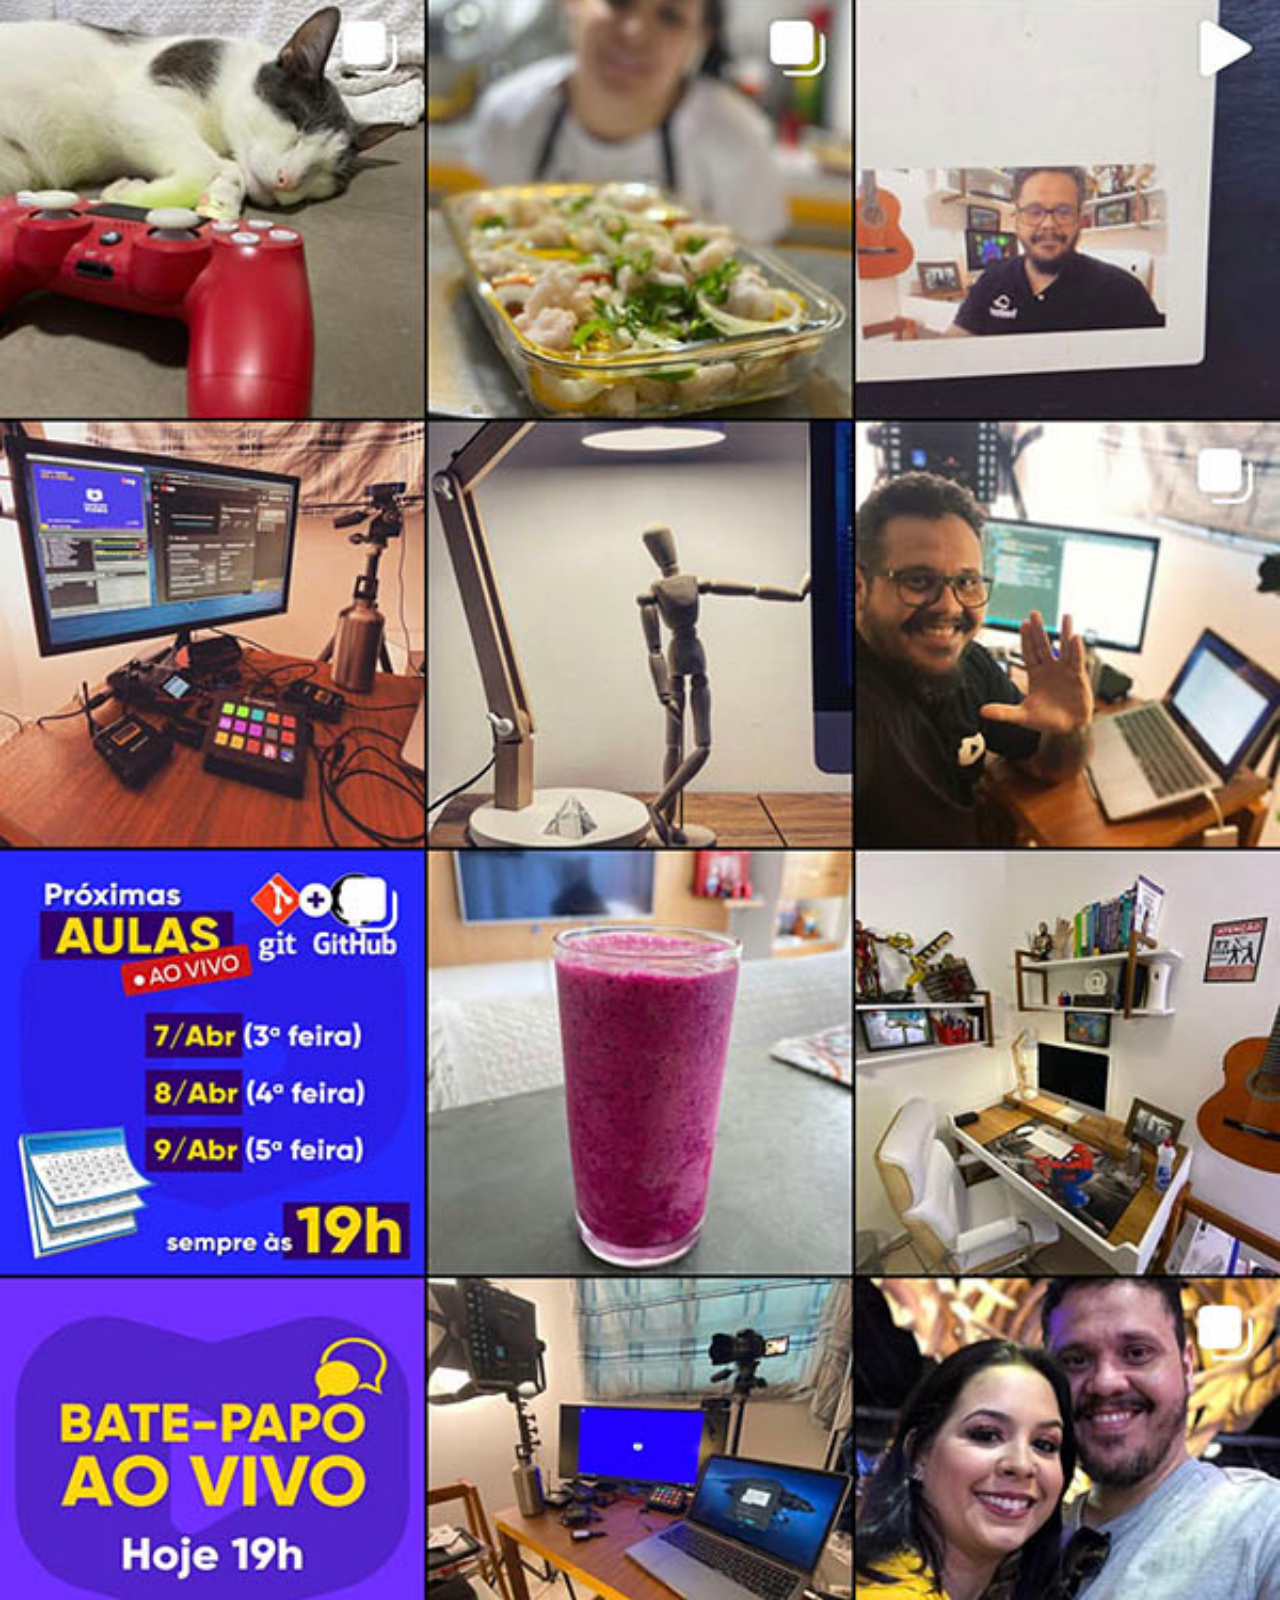
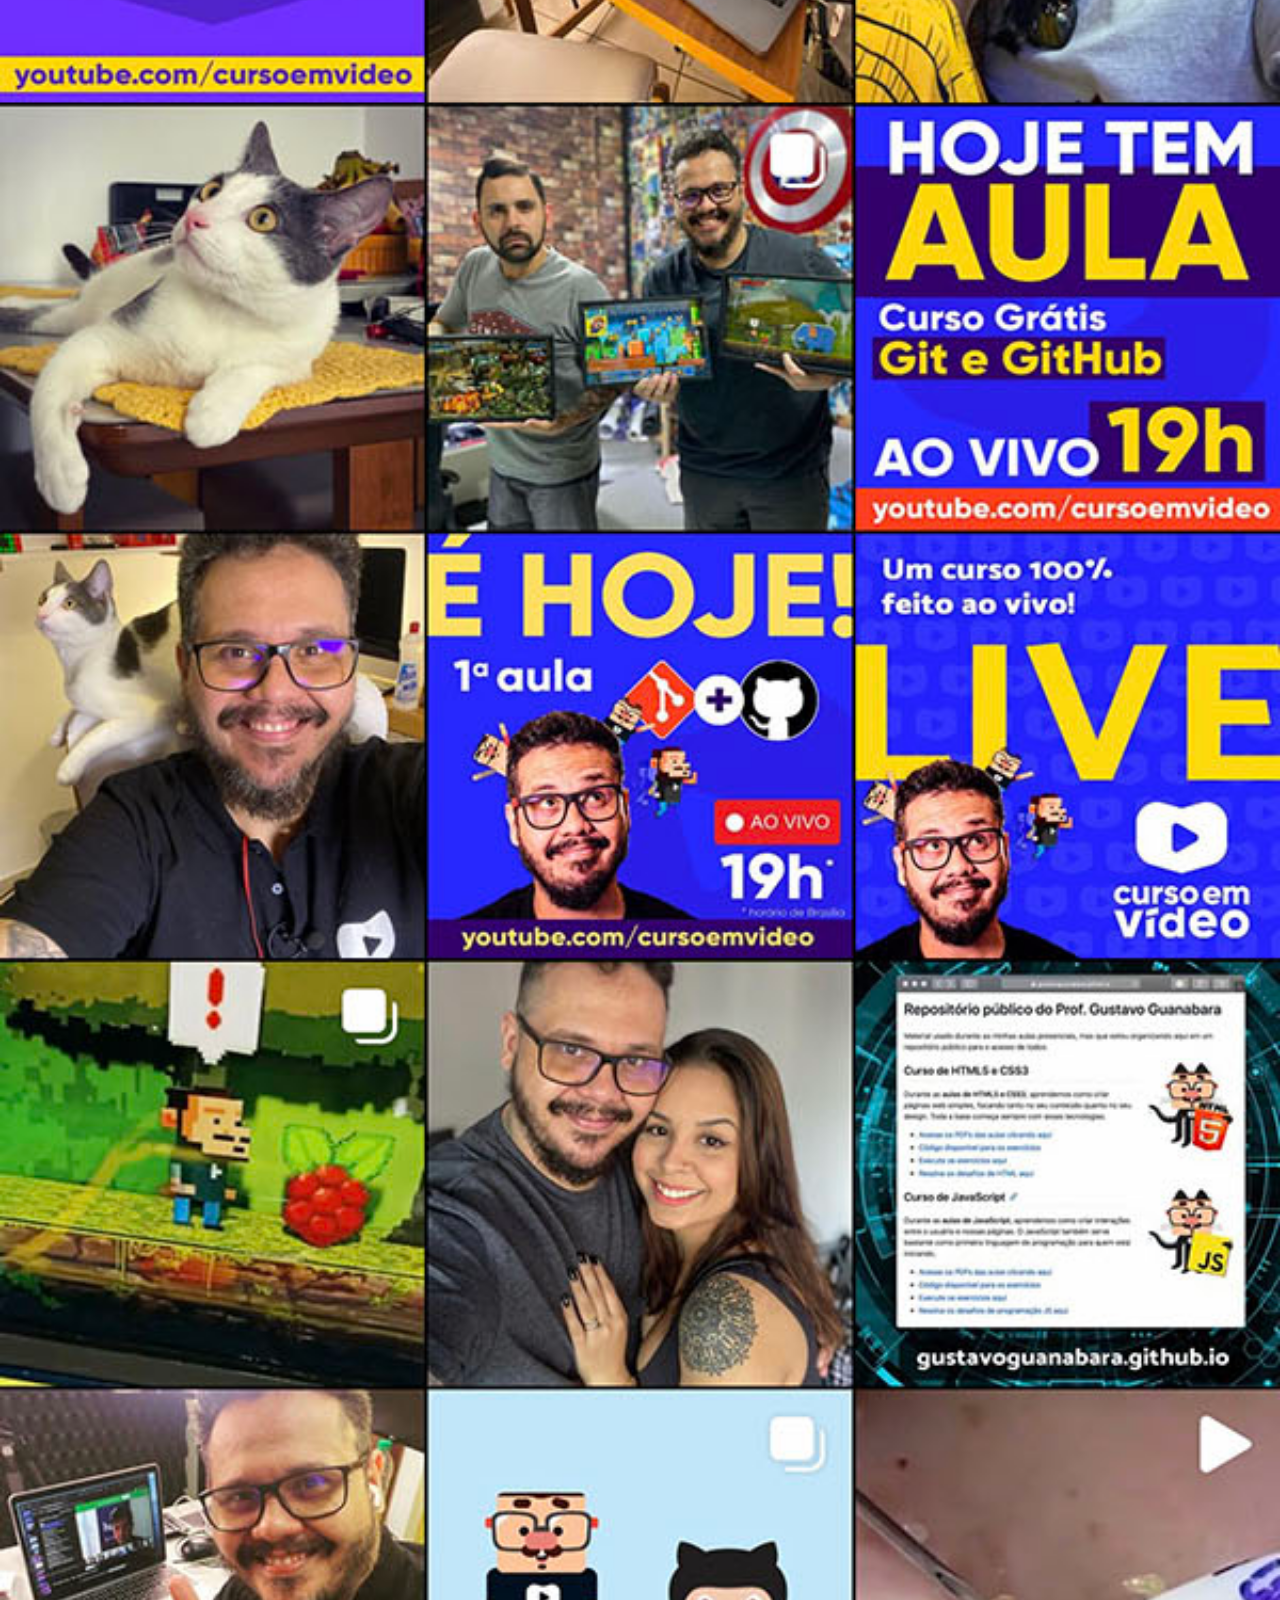
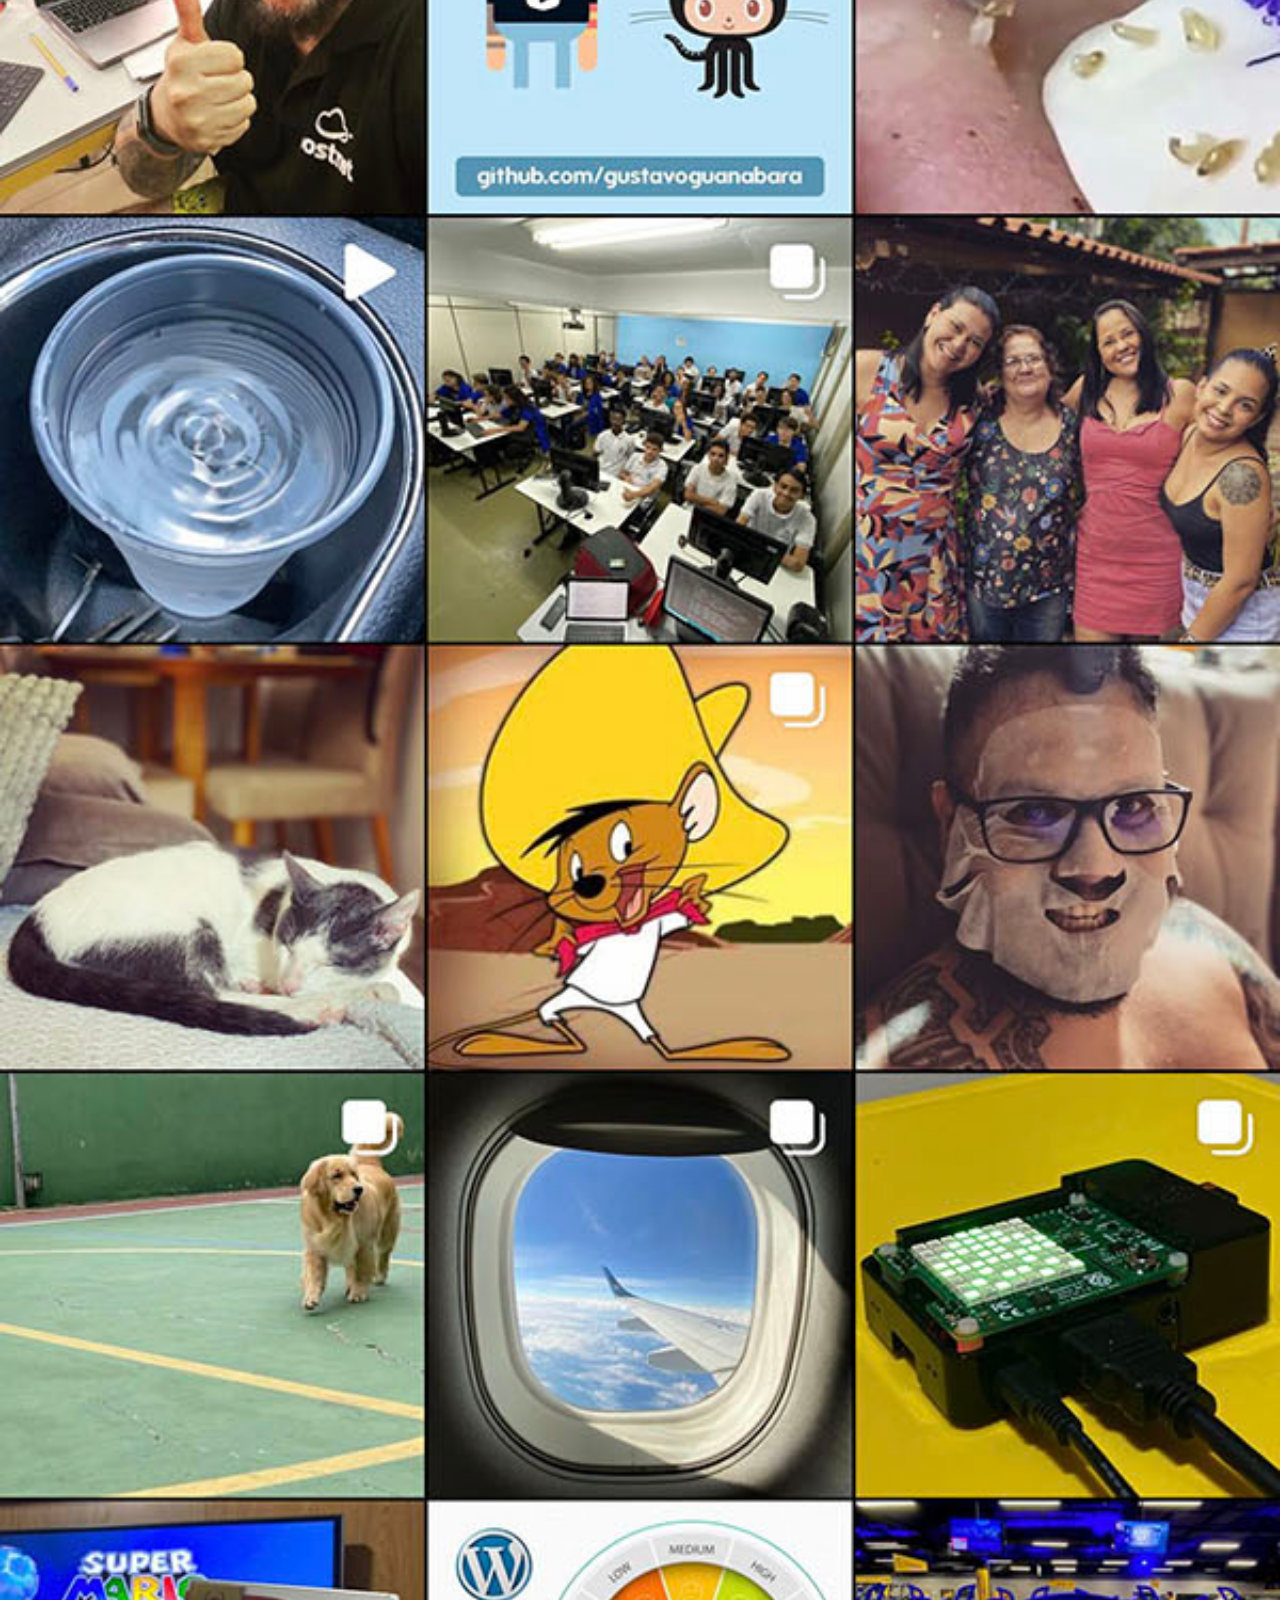
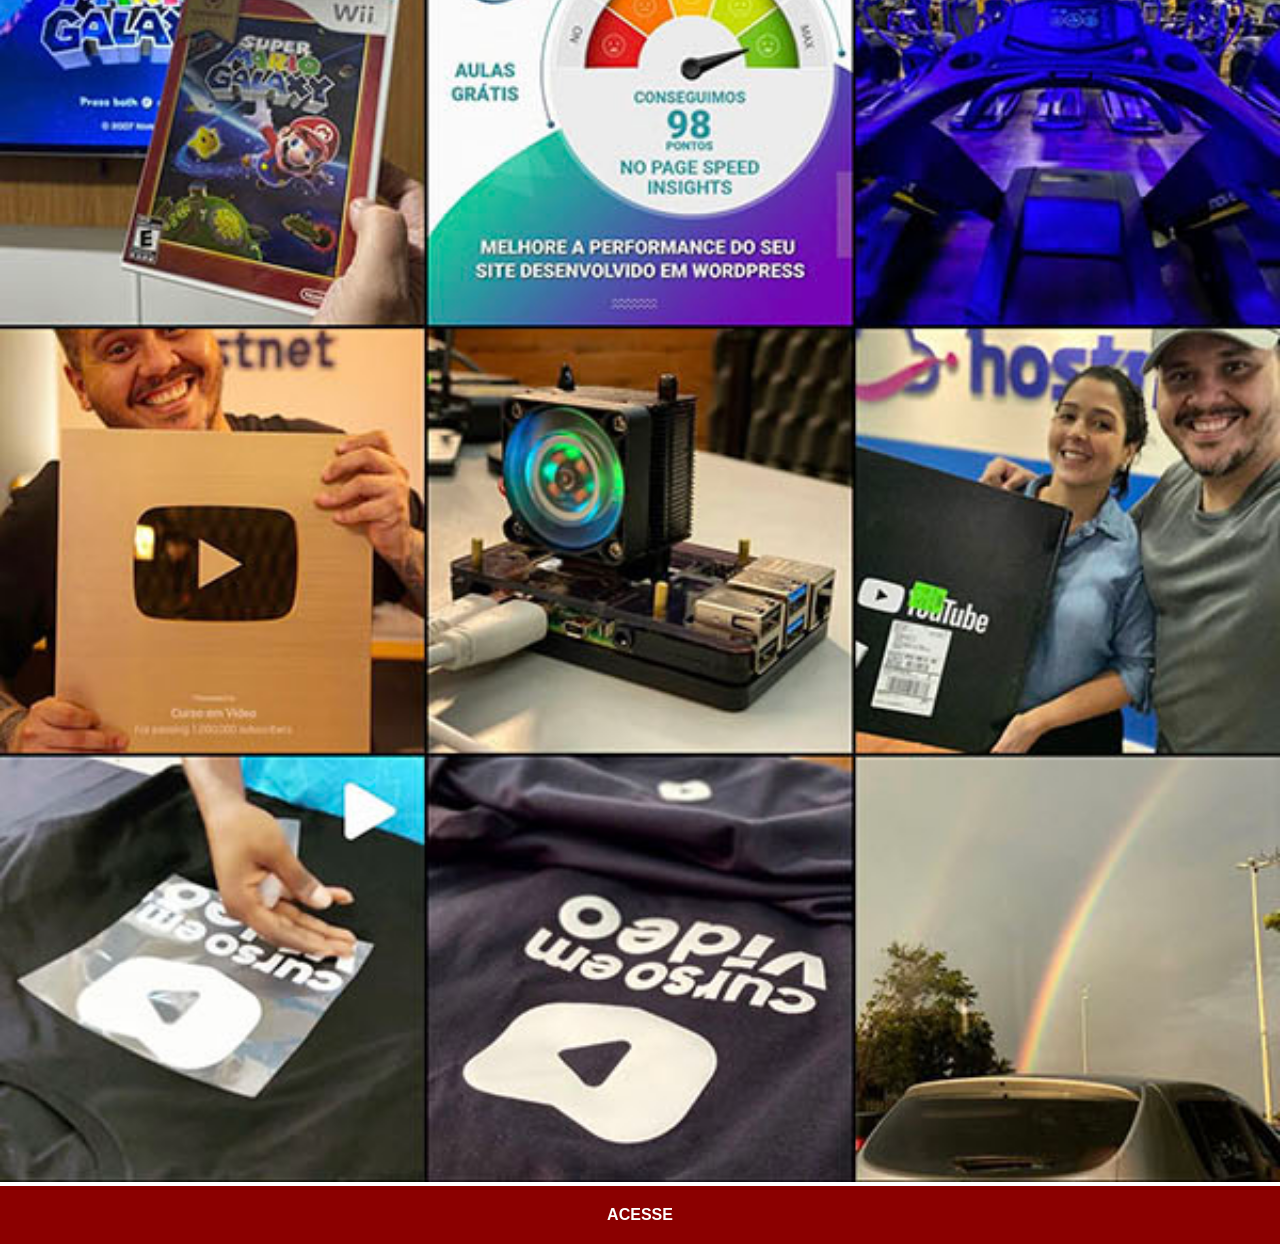
<file: instagram.html>
<!DOCTYPE html>
<html lang="pt-br">
<head>
    <meta charset="UTF-8">
    <meta name="viewport" content="width=device-width, initial-scale=1.0">
    <title>instagram</title>
    <style>
        * {
            margin: 0px;
            padding: 0px;
            font-family: Arial, Helvetica, sans-serif;
        }
        ::-webkit-scrollbar {
            width: 0px;
            height: 0px;
        }
        img {
            width: 100vw;
        }
        a {
            display: block;
            background-color: darkred;
            color:white;
            padding: 20px;
            text-align: center;
            font-weight: bolder;
            text-decoration: none;
        }
    </style>
</head>
<body>
    <img src="imagens/tela-instagram.jpg" alt="instagram">
    <a href="https://www.instagram.com/gustavoguanabara/" target="_blank">ACESSE</a>
</body>
</html>
</file>
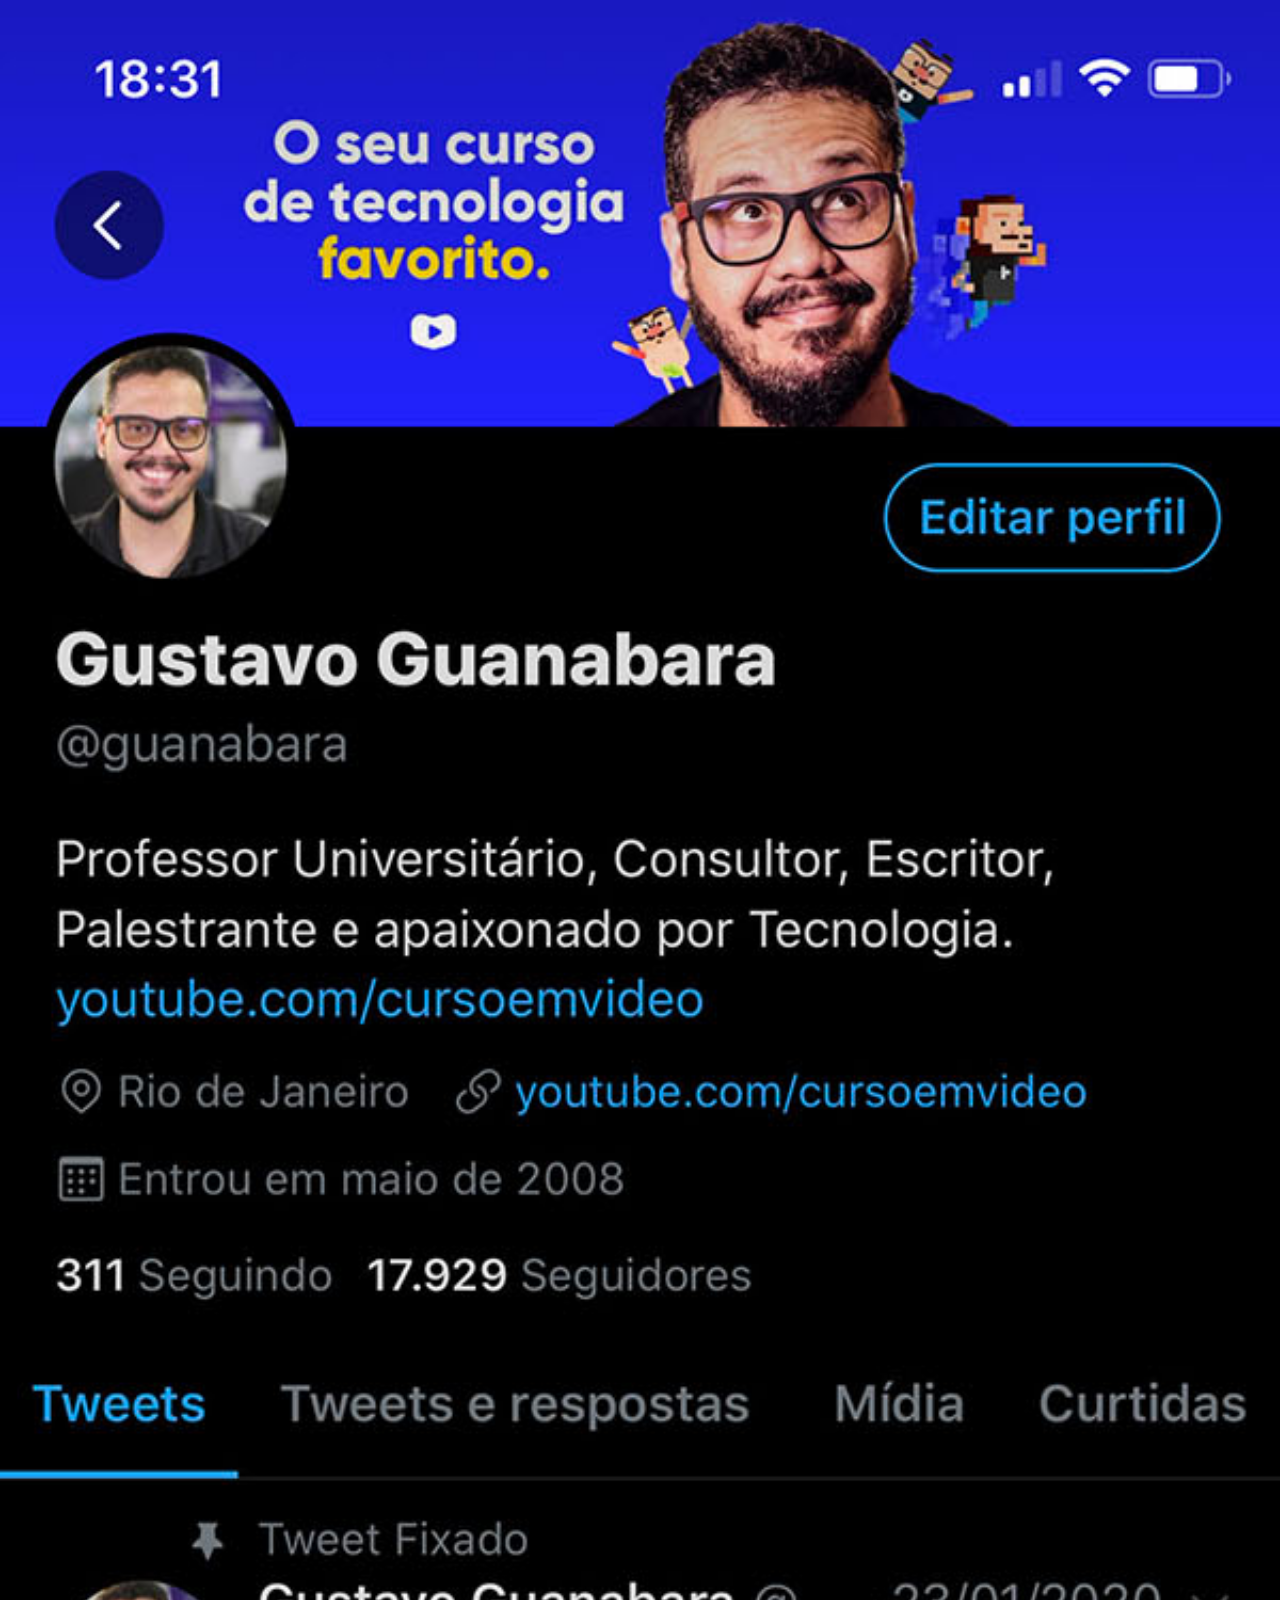
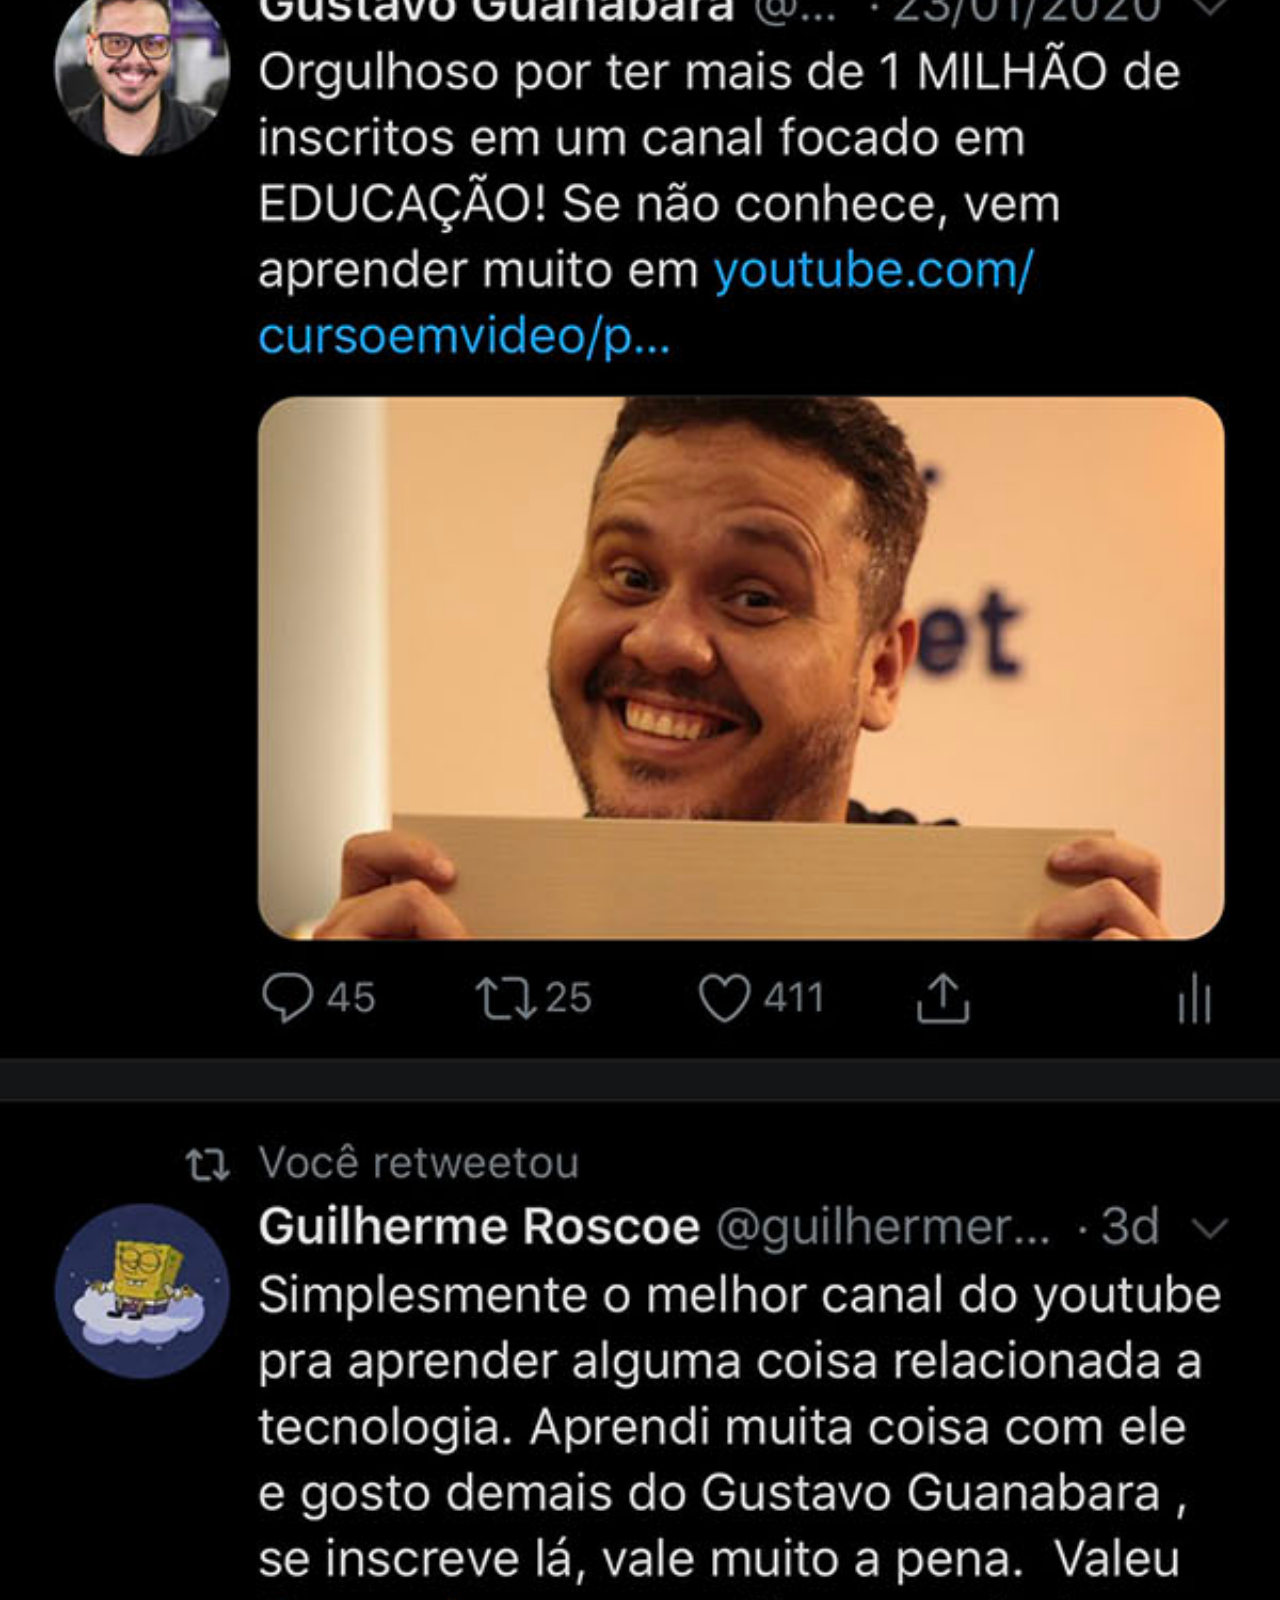
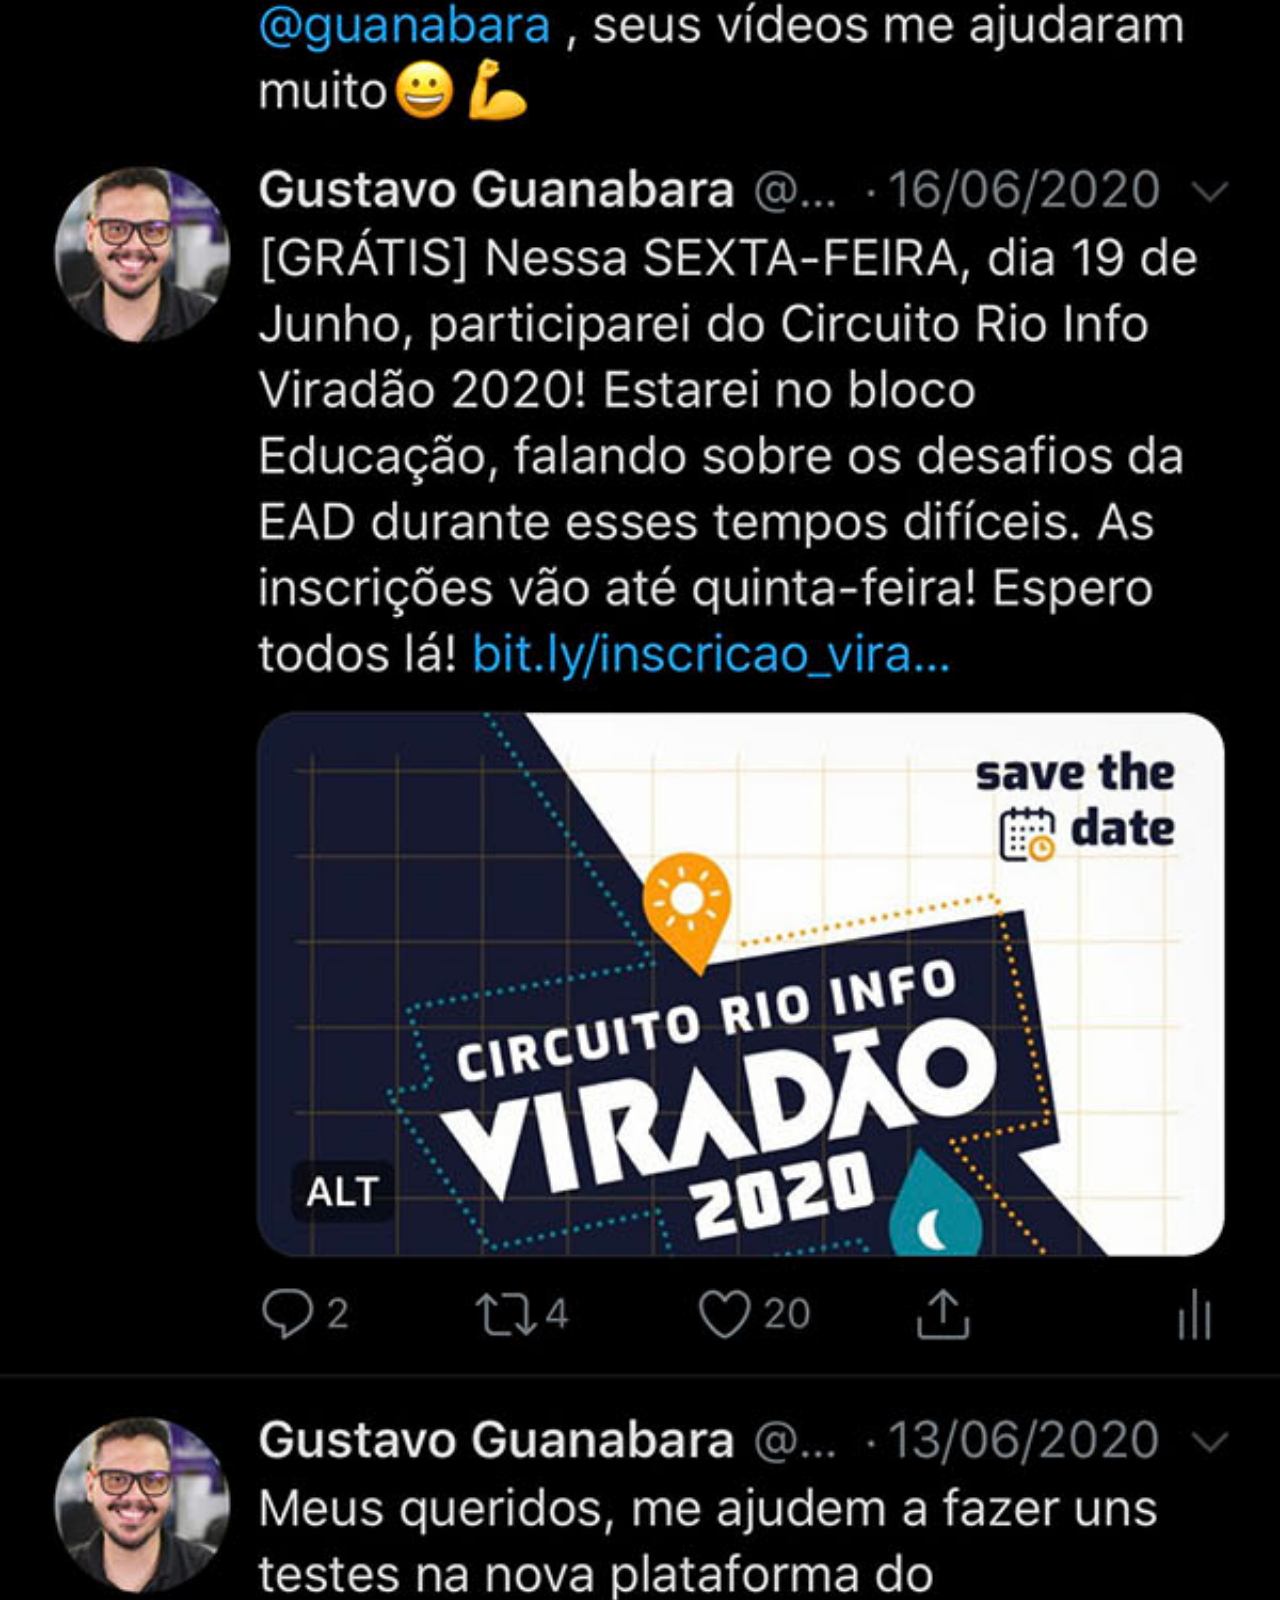
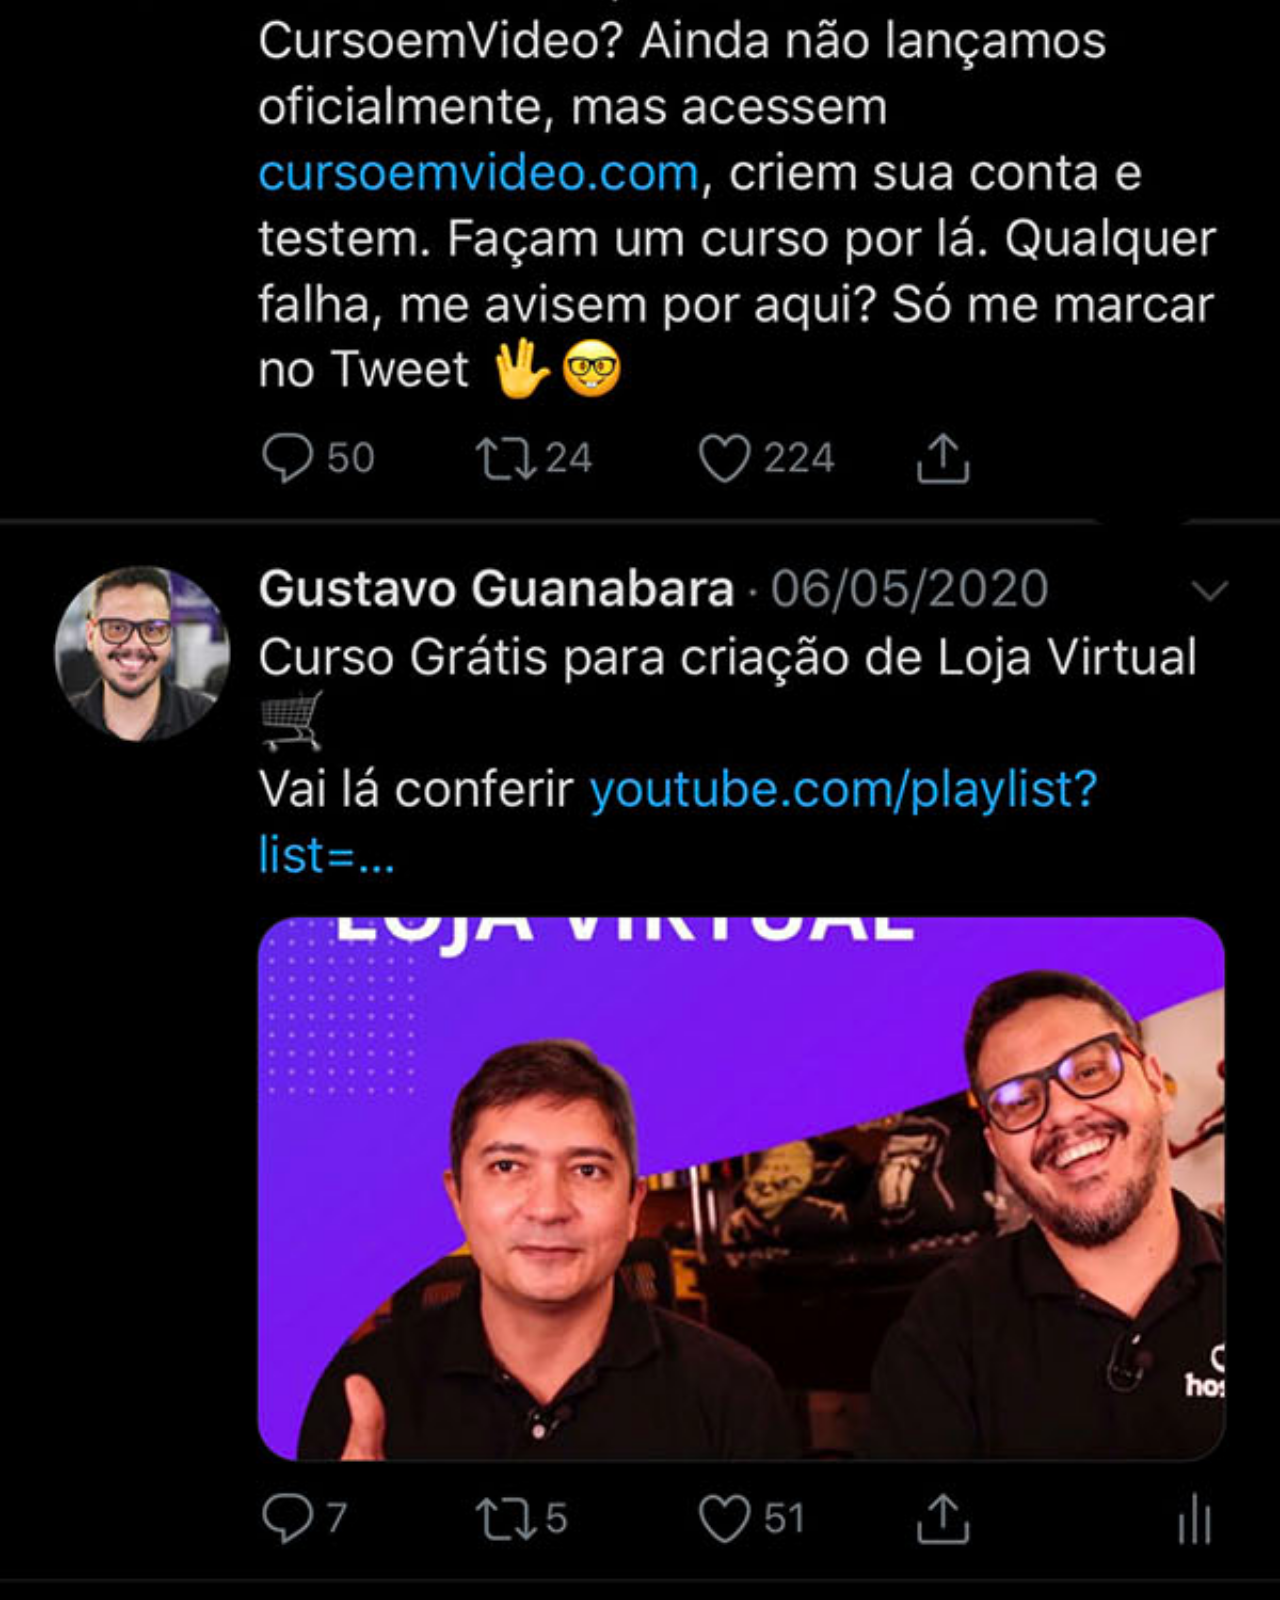
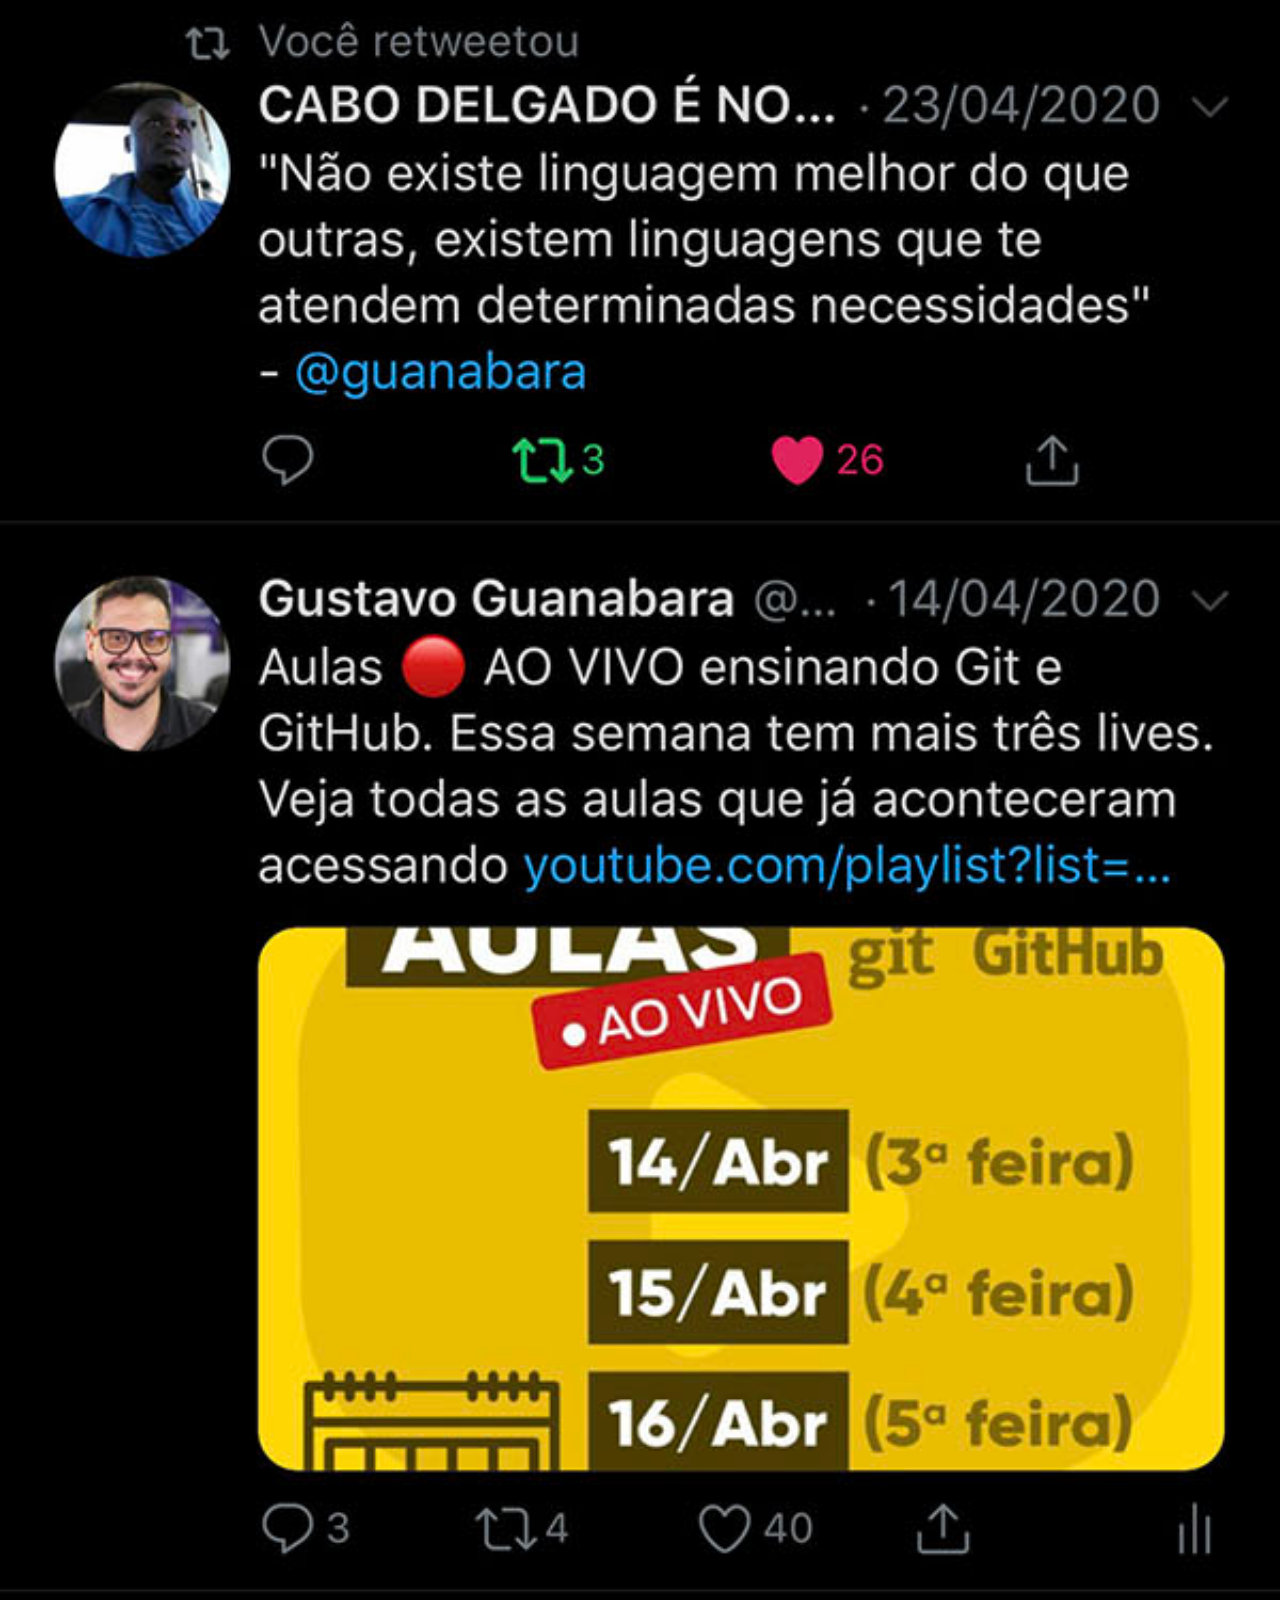
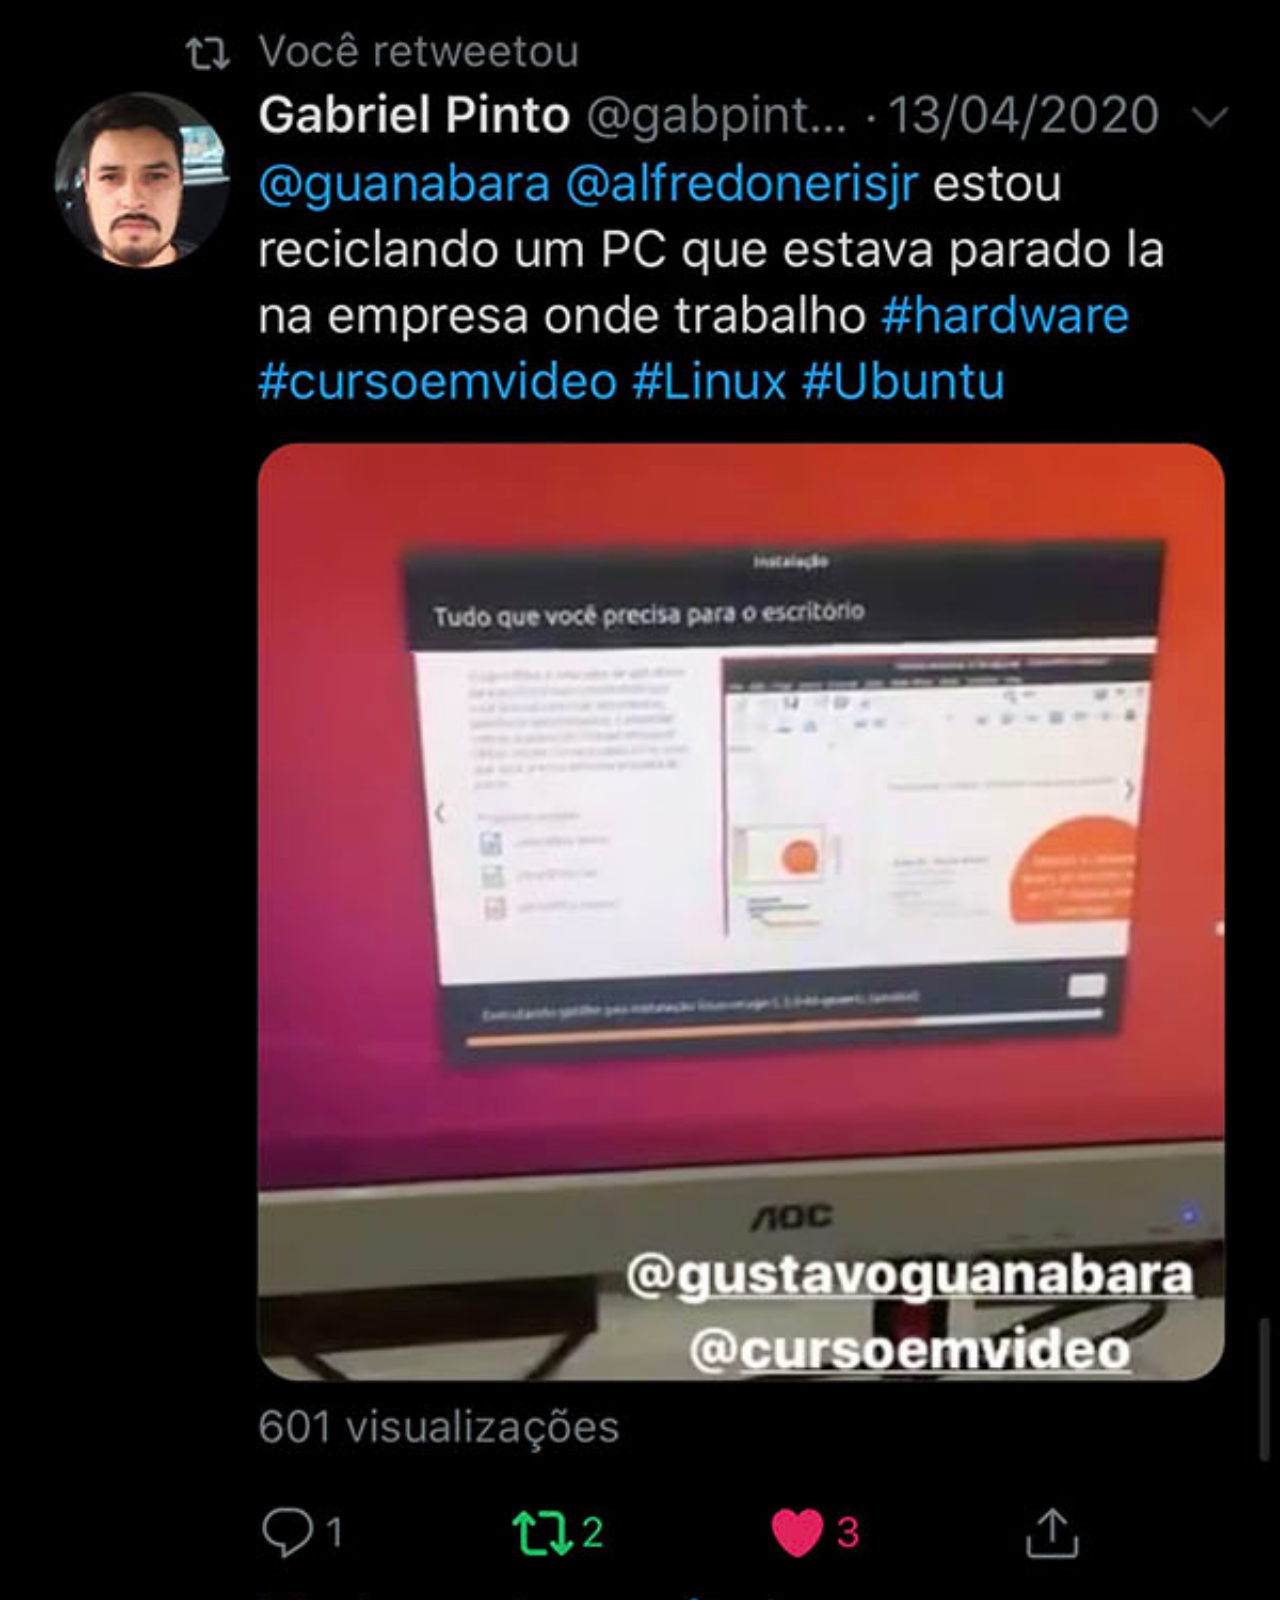
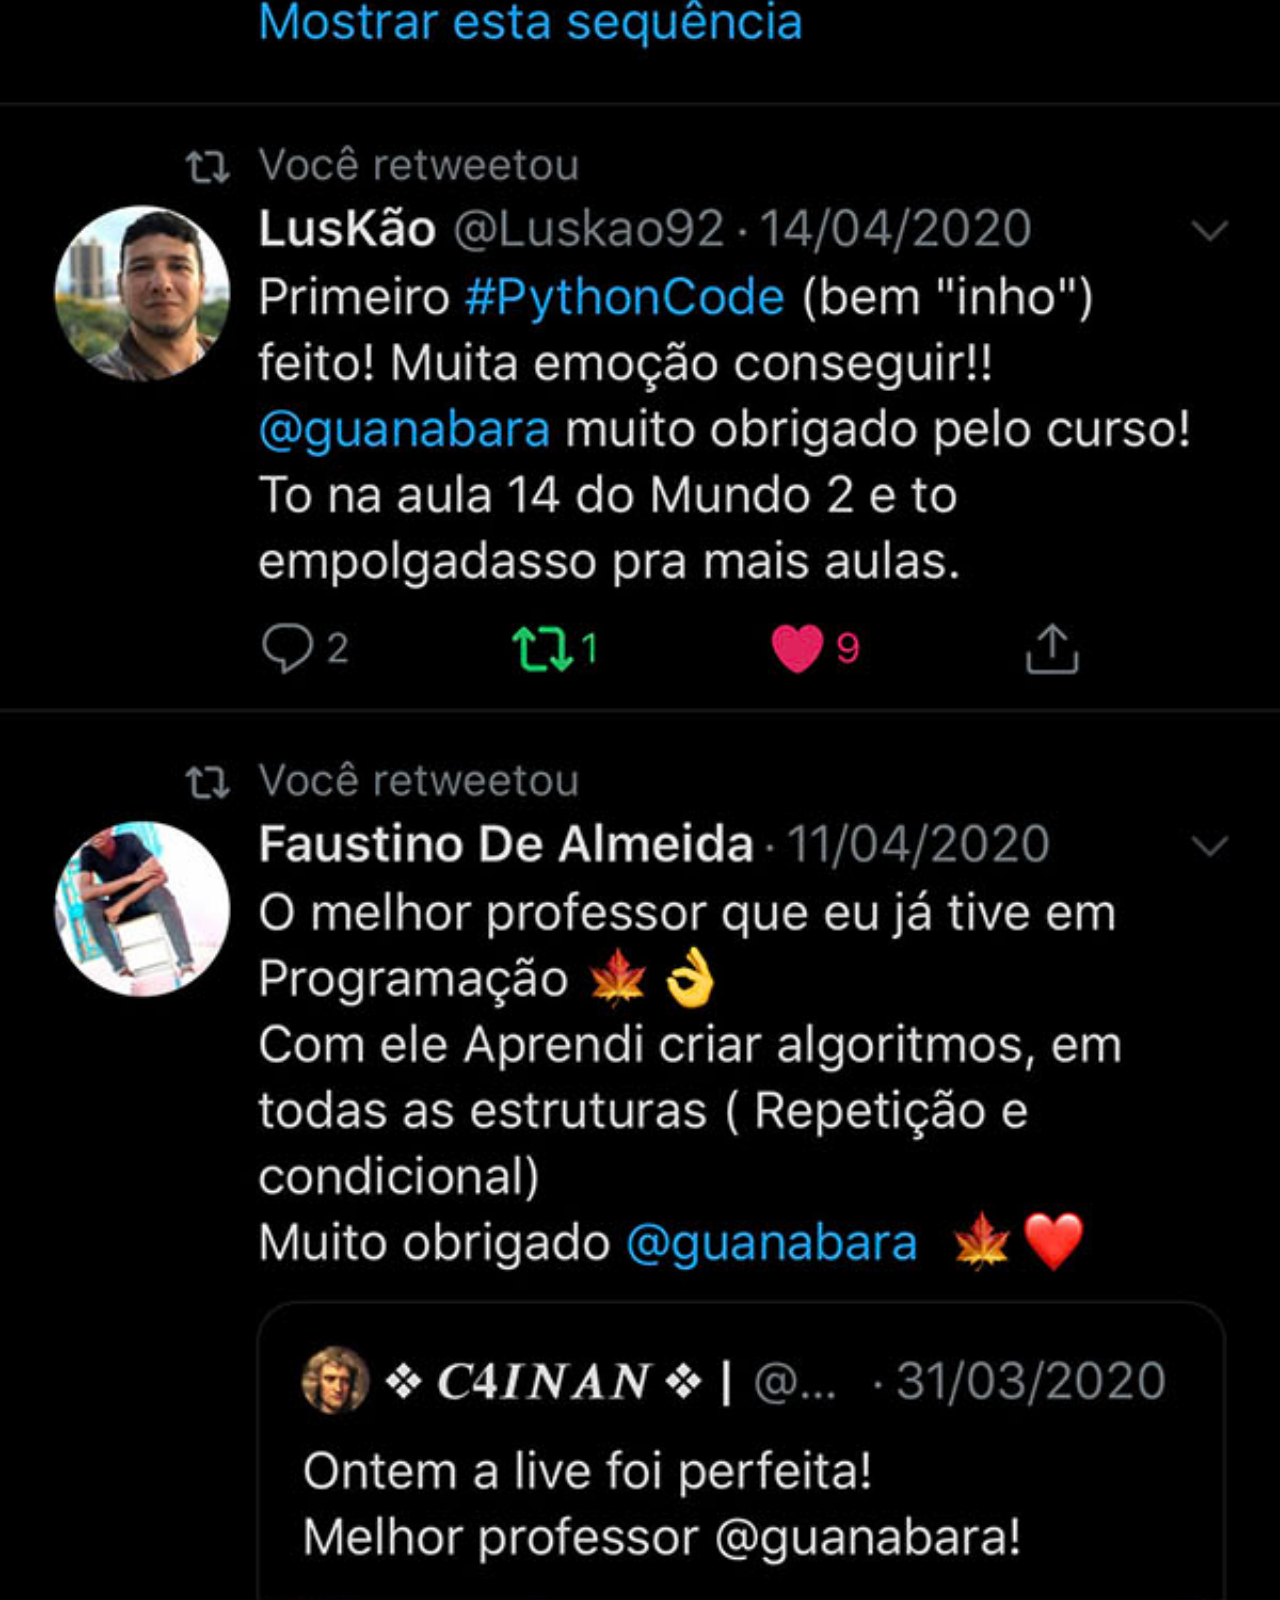
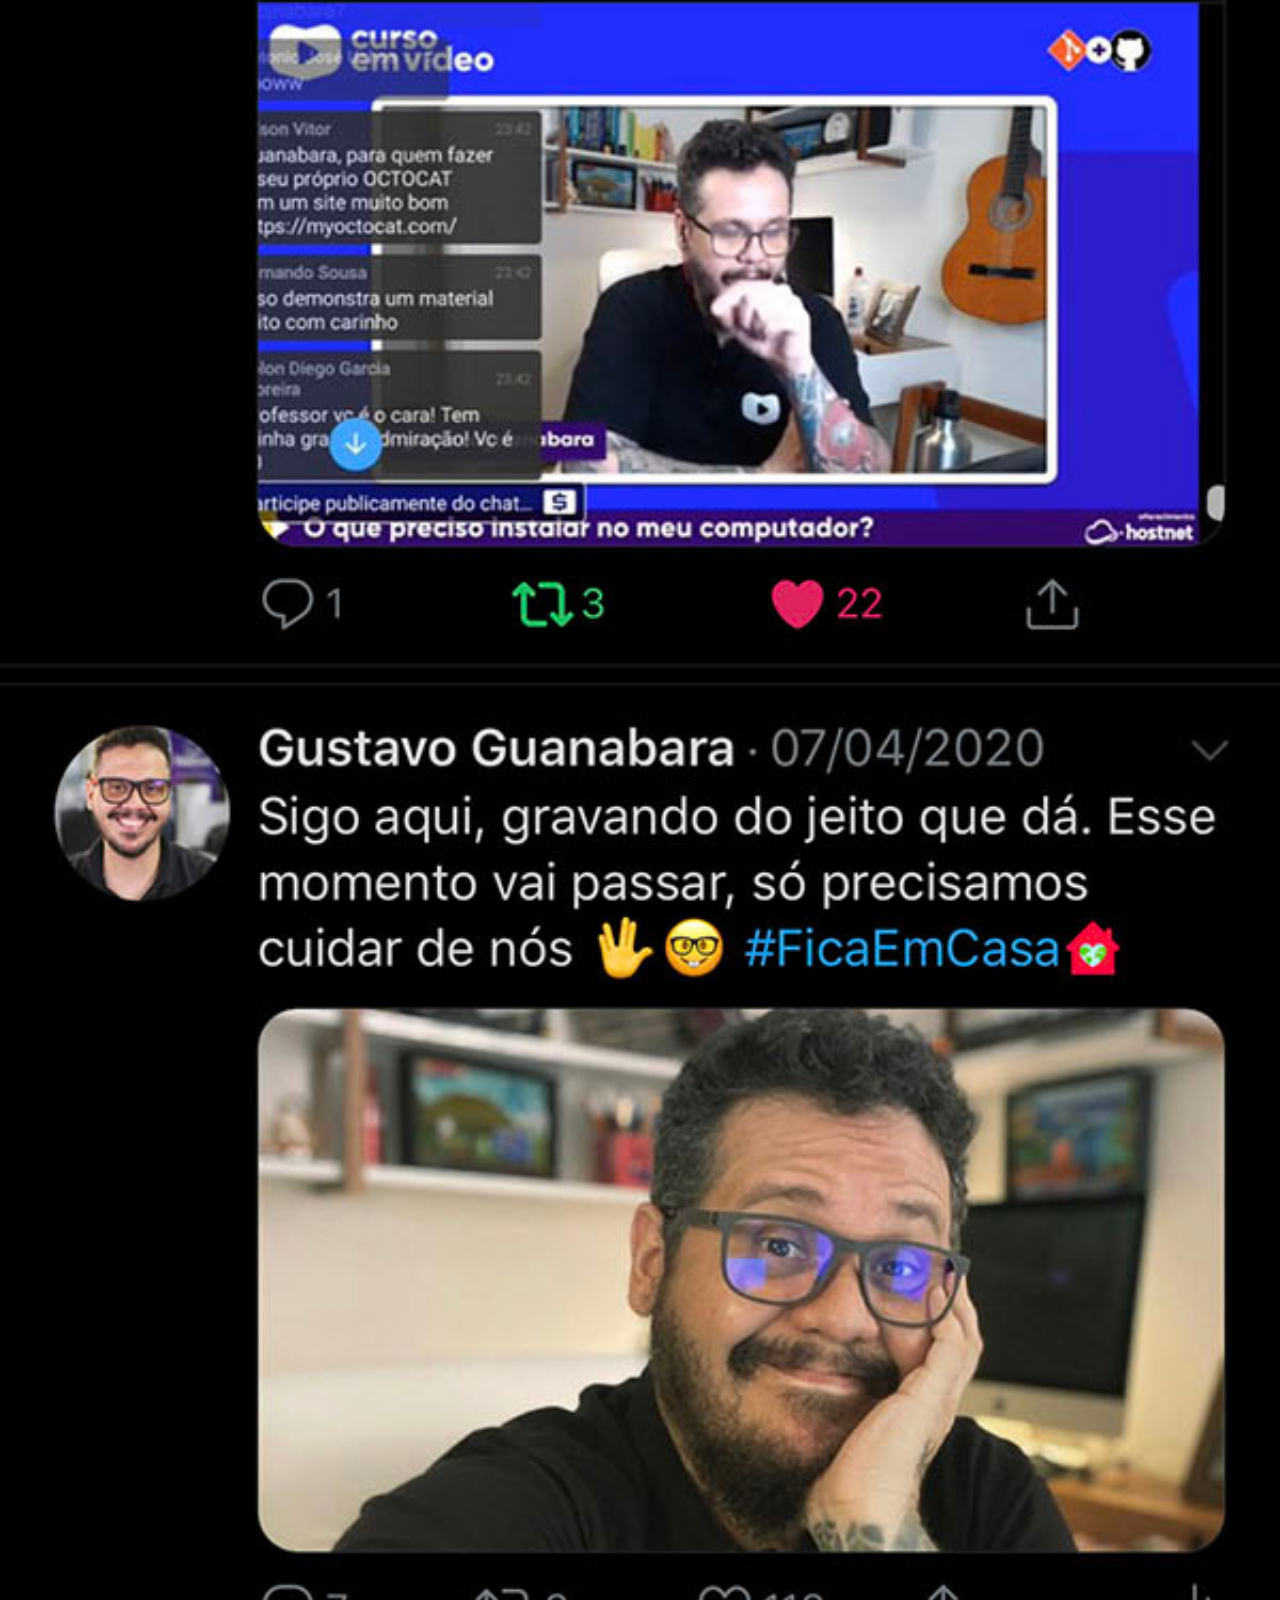
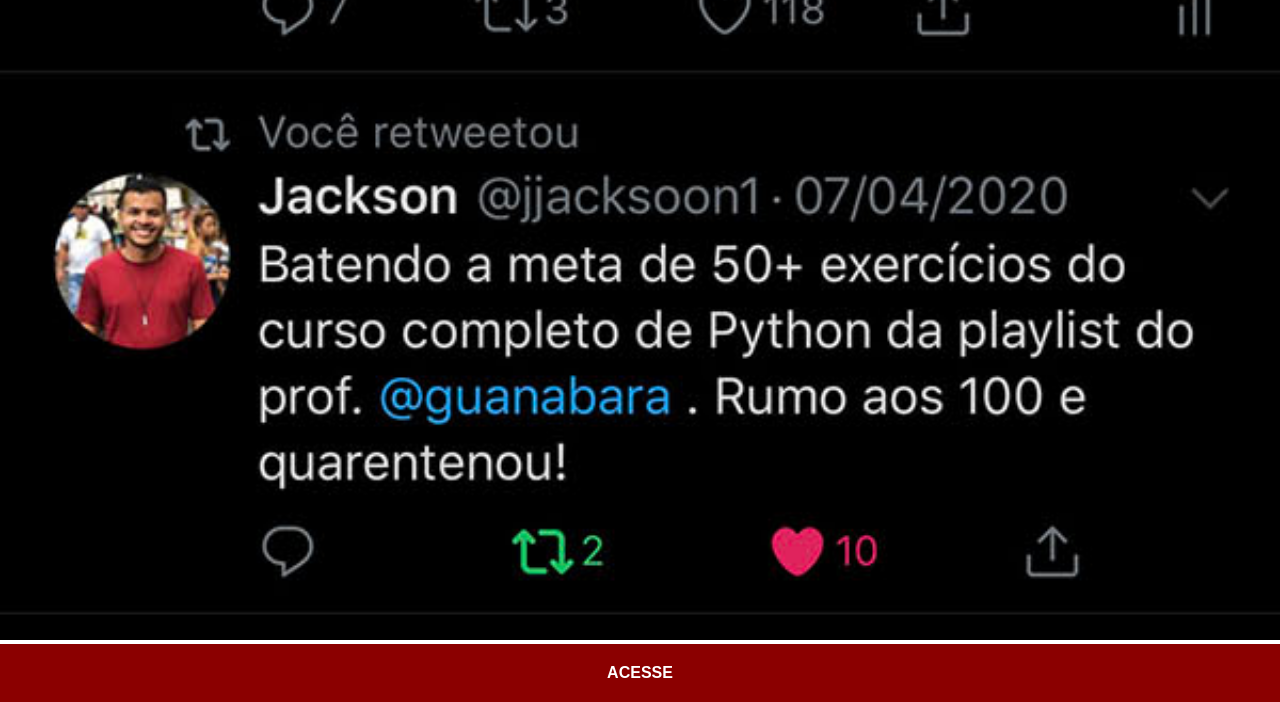
<file: twitter.html>
<!DOCTYPE html>
<html lang="pt-br">
<head>
    <meta charset="UTF-8">
    <meta name="viewport" content="width=device-width, initial-scale=1.0">
    <title>twitter</title>
    <style>
        * {
            margin: 0px;
            padding: 0px;
            font-family: Arial, Helvetica, sans-serif;
        }
        ::-webkit-scrollbar {
            width: 0px;
            height: 0px;
        }
        img {
            width: 100vw;
        }
        a {
            display: block;
            background-color: darkred;
            color:white;
            padding: 20px;
            text-align: center;
            font-weight: bolder;
            text-decoration: none;
        }
    </style>
</head>
<body>
    <img src="imagens/tela-twitter.jpg" alt="twitter">
    <a href="https://x.com/i/flow/single_sign_on" target="_blank">ACESSE</a>
</body>
</html>
</file>
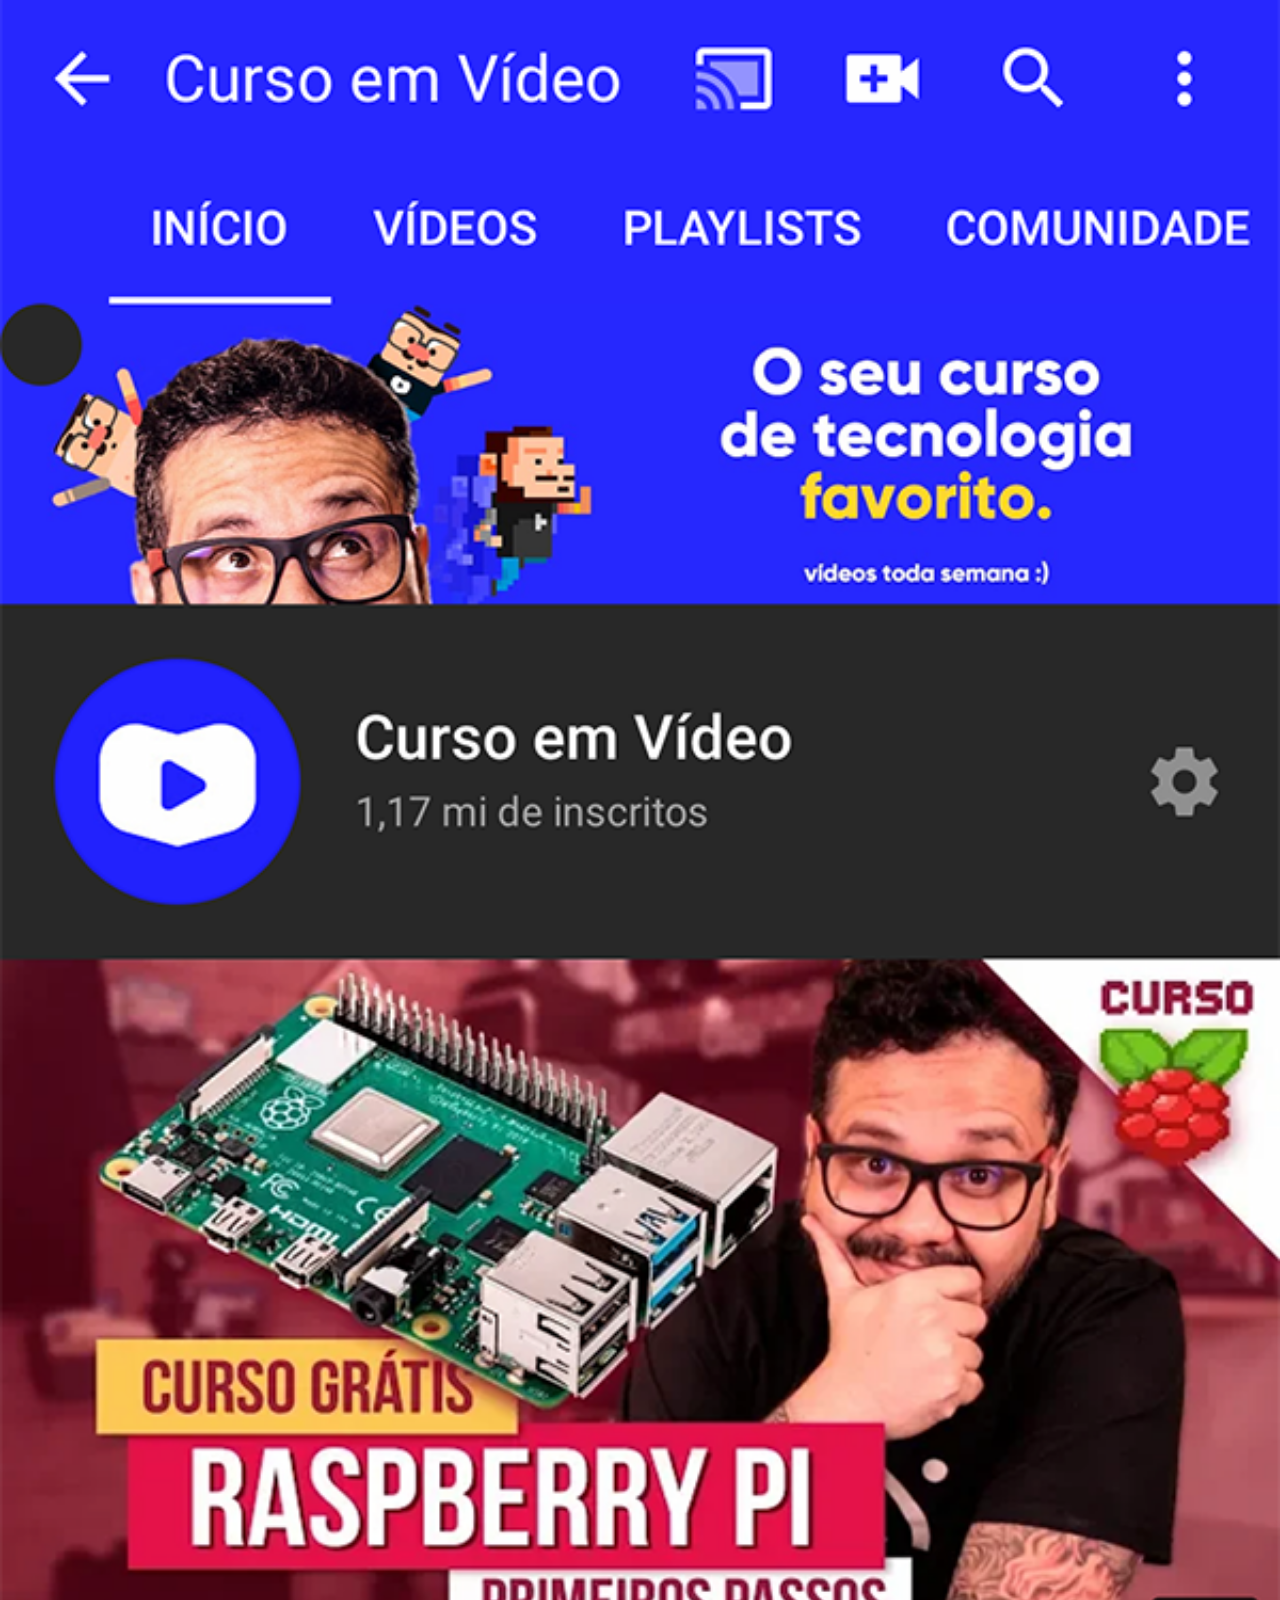
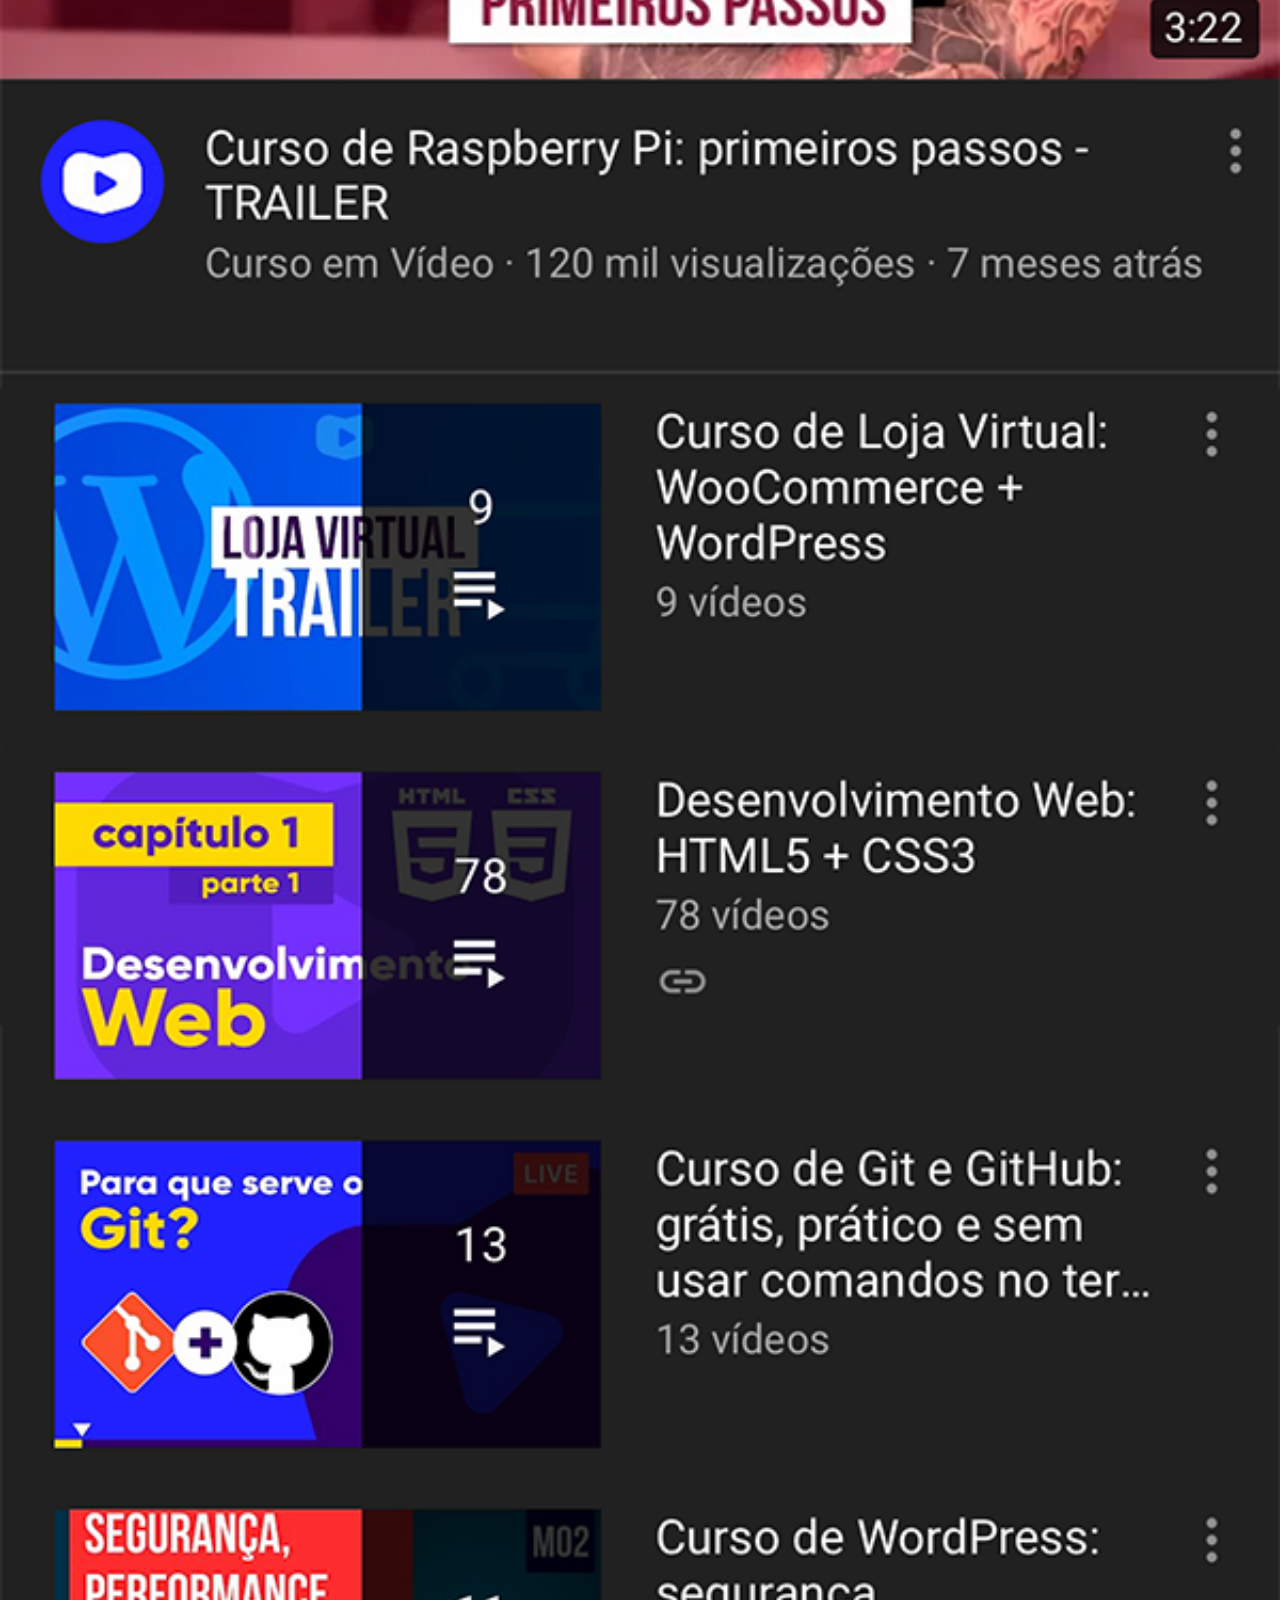
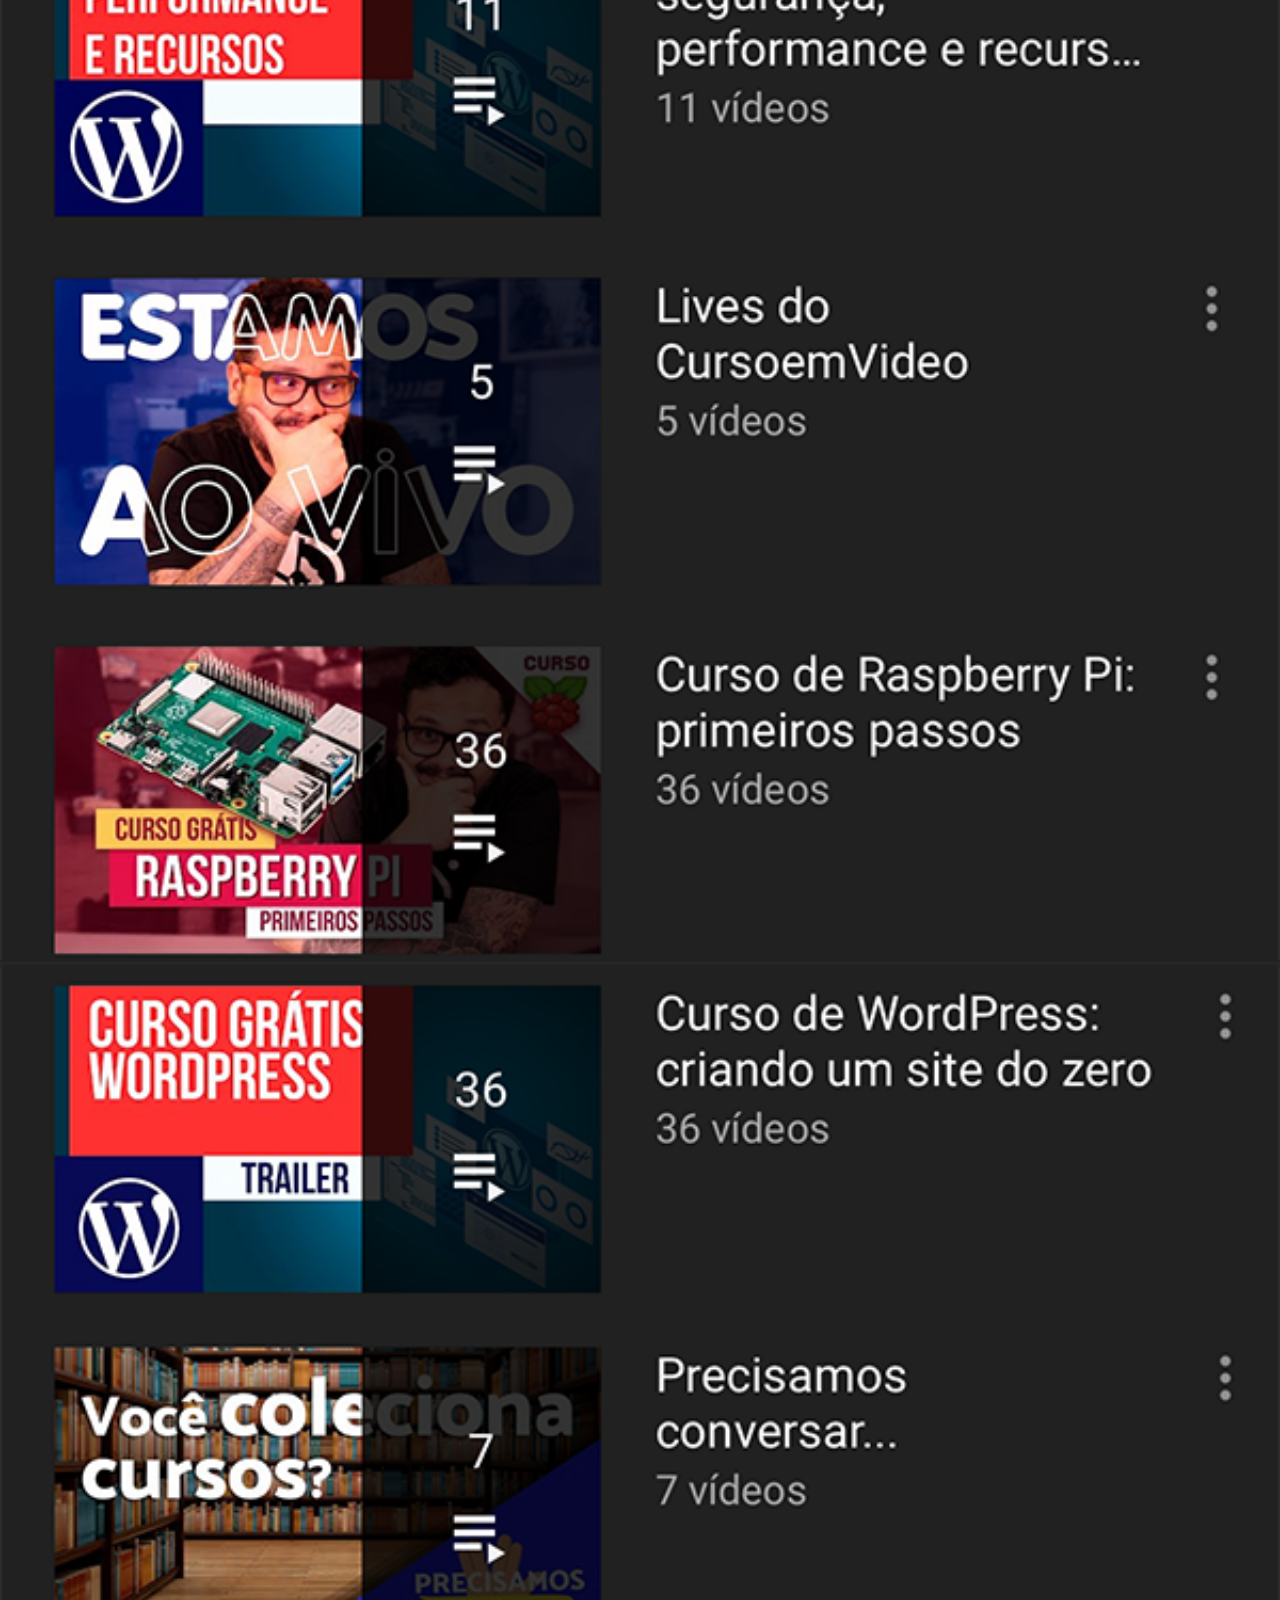
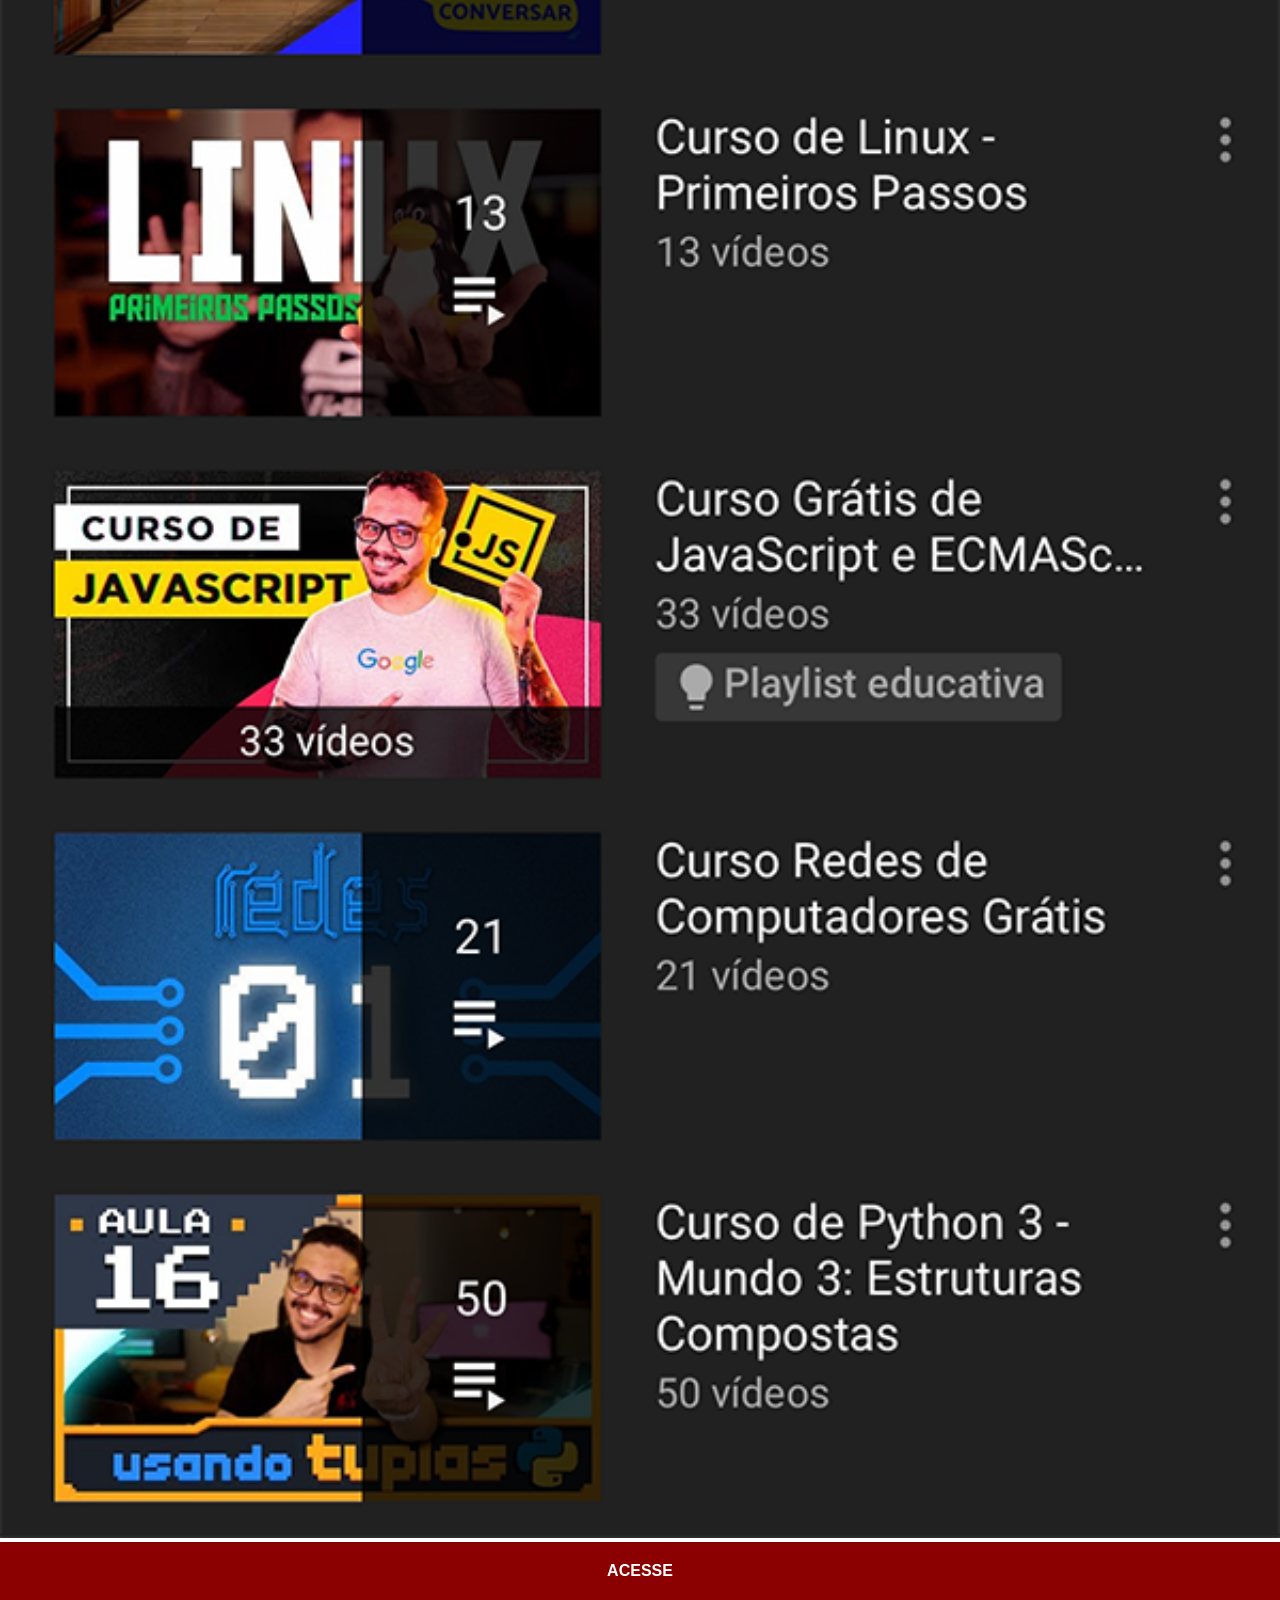
<file: youtube.html>
<!DOCTYPE html>
<html lang="en">
<head>
    <meta charset="UTF-8">
    <meta name="viewport" content="width=device-width, initial-scale=1.0">
    <title>youtube</title>
    <style>
        * {
            margin: 0px;
            padding: 0px;
            font-family: Arial, Helvetica, sans-serif;
        }
        ::-webkit-scrollbar {
            width: 0px;
            height: 0px;
        }
        img {
            width: 100vw;
        }
        a {
            display: block;
            background-color: darkred;
            color:white;
            padding: 20px;
            text-align: center;
            font-weight: bolder;
            text-decoration: none;
        }
    </style>
</head>
<body>
    <img src="imagens/tela-youtube.png" alt="youtube">
    <a href="https://www.youtube.com/c/CursoemV%C3%ADdeo" target="_blank">ACESSE</a>
</body>
</html>
</file>
<file: estilos/style.css>
@charset "UTF-8";

* {
    margin: 0px;
    padding: 0px;
    font-family: Arial, Helvetica, sans-serif;
}

html, body {
    width: 100vw;
    height: 100vh;
    background-color: black;

}

body {
    background:url('../imagens/fundo-madeira.jpg')no-repeat top center ;
    background-size: cover;
    background-attachment: fixed;

}

main {
    position: relative;
    height: 100vh;
}

section#telefone {
    position: absolute;
    top: 50%;
    left: 50%;
    transform: translate(-50%, -50%);
    
    height: 627px;
    width: 311px;
    background:url('../imagens/frame-iphone.png') no-repeat;
}

iframe#tela {
    position: relative;
    top: 80px;
    left: 22px;
    width:267px;
    height:471px;
}

section#Redes-Sociais {
    text-align: right;
}

section#Redes-Sociais img {
    width: 50px;
    margin: 10px;
    border-radius: 50%;
    box-shadow: 2px 2px 5px rgba(0, 0, 0, 0.737);
    box-sizing:border-box;
}

section#Redes-Socias img:hover {
    border: 5px solid white;
    transform: translate(-3px, -3px);
    box-shadow: 5px 5px 10px black;
    transition: transform .3s, border 1s;
}
</file>
